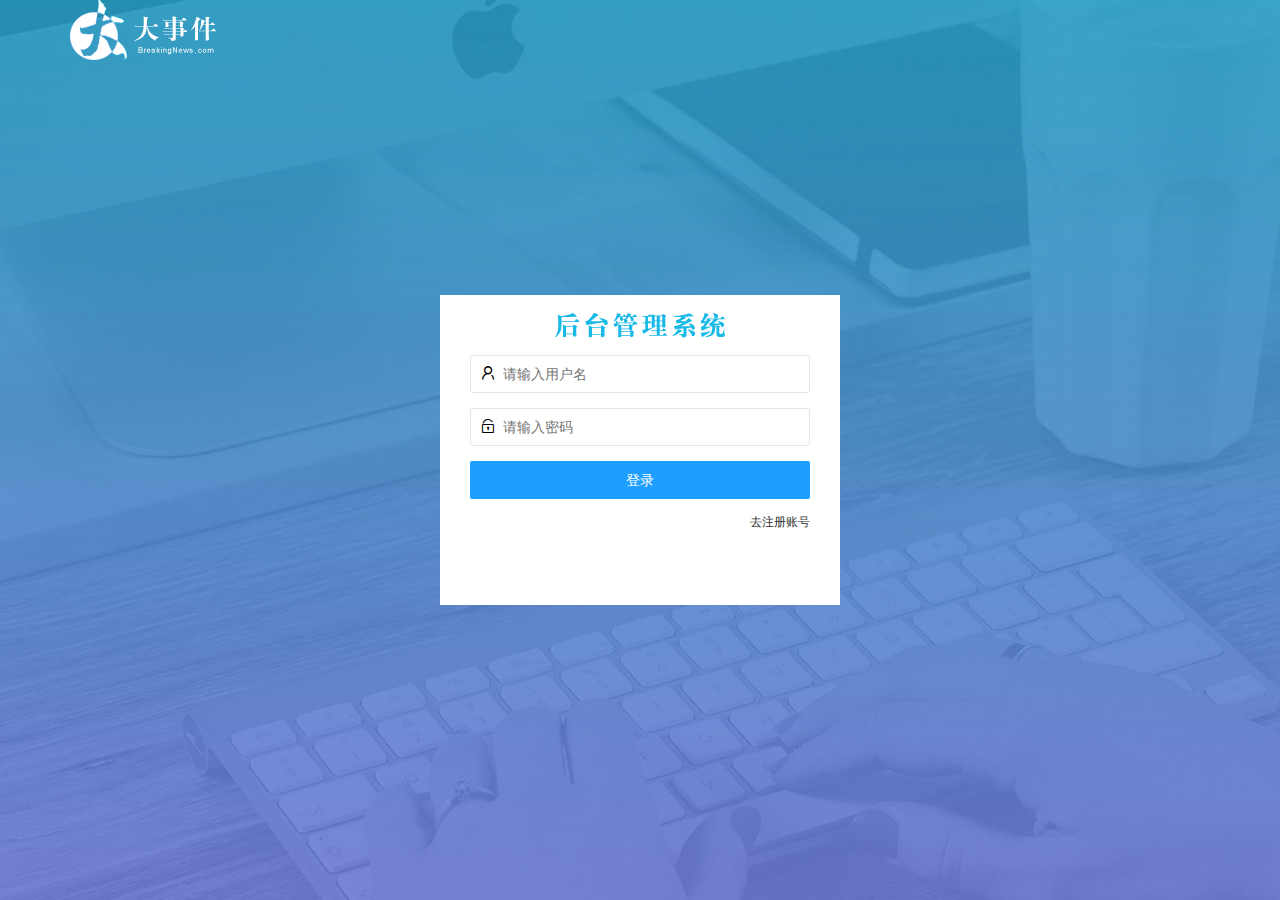
<file: login.html>
<!DOCTYPE html>
<html lang="en">

<head>
    <meta charset="UTF-8">
    <meta http-equiv="X-UA-Compatible" content="IE=edge">
    <meta name="viewport" content="width=device-width, initial-scale=1.0">
    <title>大事件项目--登录/注册</title>
    <link rel="stylesheet" href="/assets/lib/layui/css/layui.css">
    <link rel="stylesheet" href="/assets/css/login.css">
    <script src="/assets/lib/jquery.js"></script>
    <script src="/assets/js/baseAPI.js"></script>
    <script src="/assets/lib/layui/layui.all.js"></script>
    <script src="/assets/js/login.js"></script>
</head>

<body>
    <div class="layui-main">
        <img src="/assets/images/logo.png" alt="">
    </div>

    <div class="loginAndRegBox">
        <div class="title-box">

        </div>
        <!-- 登录的div -->
        <div class="login">
            <form class="layui-form" id="form_login">
                <div class="layui-form-item">
                    <i class="layui-icon layui-icon-username"></i>
                    <input type="text" name="username" required lay-verify="required|username" placeholder="请输入用户名"
                        autocomplete="off" class="layui-input">


                </div>
                <div class="layui-form-item">
                    <i class="layui-icon layui-icon-password"></i>
                    <input type="password" name="password" required lay-verify="required|pass" placeholder="请输入密码"
                        autocomplete="off" class="layui-input">

                </div>
                <div class="layui-form-item">
                    <button class="layui-btn layui-btn-fluid layui-btn-normal" lay-submit>登录</button>
                </div>
                <div class="layui-form-item link"><a href="javascript:;" id="goReg">去注册账号</a></div>
            </form>
        </div>
        <!-- 注册的div -->
        <div class="reg">
            <form class="layui-form" id="form_reg">
                <div class="layui-form-item">
                    <i class="layui-icon layui-icon-username"></i>
                    <input type="text" name="username" required lay-verify="required|username" placeholder="请输入用户名"
                        autocomplete="off" class="layui-input">


                </div>
                <div class="layui-form-item">
                    <i class="layui-icon layui-icon-password"></i>
                    <input type="password" name="password" required lay-verify="required|pass" placeholder="请输入密码"
                        autocomplete="off" class="layui-input">

                </div>
                <div class="layui-form-item">
                    <i class="layui-icon layui-icon-password"></i>
                    <input type="password" name="repassword" required lay-verify="required|repass" placeholder="再次确认密码"
                        autocomplete="off" class="layui-input">

                </div>
                <div class="layui-form-item">
                    <button class="layui-btn layui-btn-fluid layui-btn-normal" lay-submit>注册</button>
                </div>
                <div class="layui-form-item link"><a href="javascript:;" id="goLogin">去登录</a></div>
            </form>

        </div>
    </div>
</body>

</html>
</file>
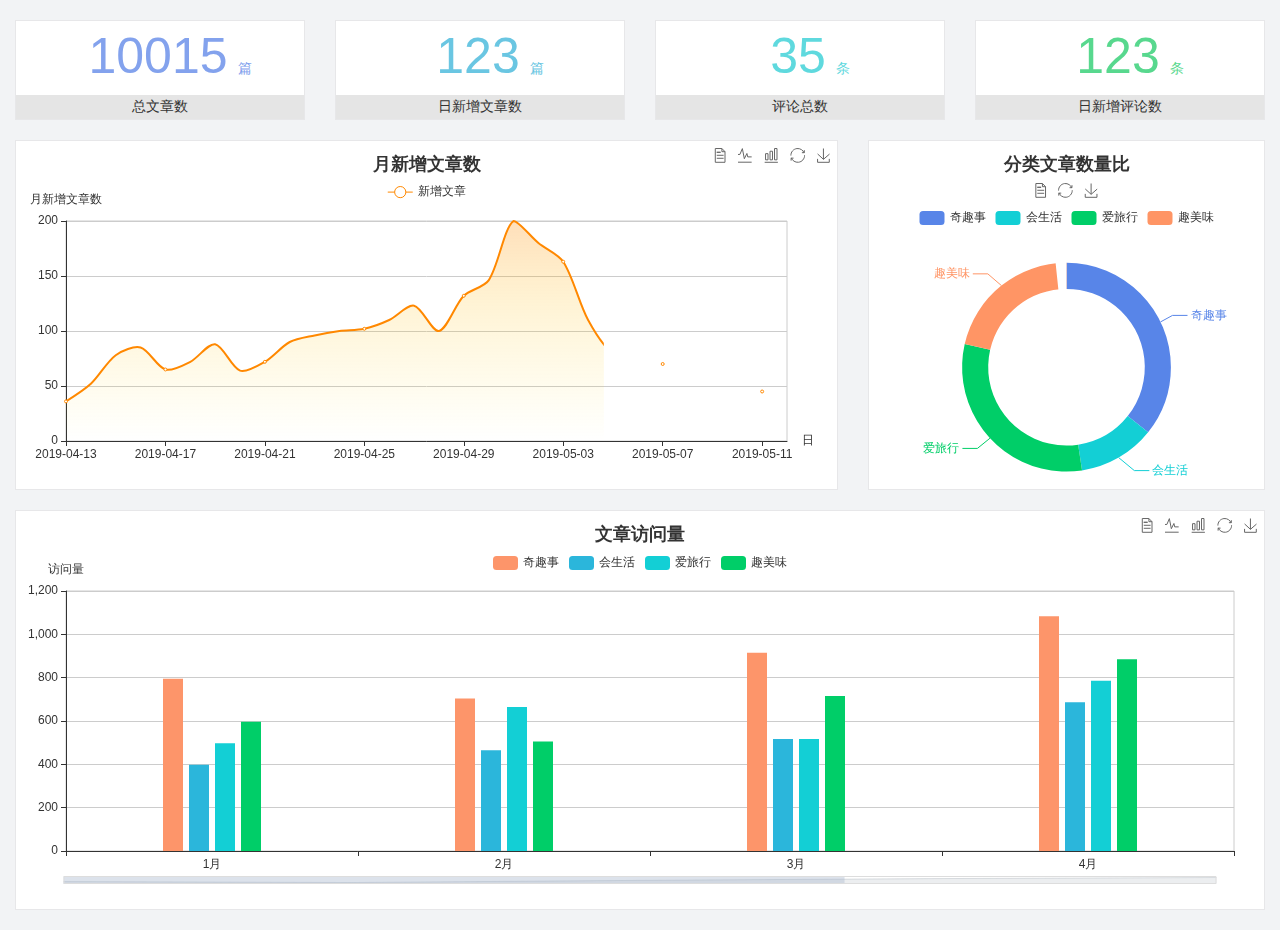
<file: home/dashboard.html>
<!DOCTYPE html>
<html lang="en">

<head>
  <meta charset="UTF-8">
  <meta name="viewport" content="width=device-width, initial-scale=1.0">
  <meta http-equiv="X-UA-Compatible" content="ie=edge">
  <title>图表统计</title>
  <link rel="stylesheet" href="../../assets/lib/bootstrap.css" />
  <link rel="stylesheet" href="../../assets/lib/main.css" />
  <script src="../../assets/lib/jquery.js"></script>
  <script type="text/javascript" src="../../assets/lib/echarts.min.js"></script>
</head>

<body>
  <div class="container-fluid">
    <div class="row spannel_list">
      <div class="col-sm-3 col-xs-6">
        <div class="spannel">
          <em>10015</em><span>篇</span>
          <b>总文章数</b>
        </div>
      </div>
      <div class="col-sm-3 col-xs-6">
        <div class="spannel scolor01">
          <em>123</em><span>篇</span>
          <b>日新增文章数</b>
        </div>
      </div>
      <div class="col-sm-3 col-xs-6">
        <div class="spannel scolor02">
          <em>35</em><span>条</span>
          <b>评论总数</b>
        </div>
      </div>
      <div class="col-sm-3 col-xs-6">
        <div class="spannel scolor03">
          <em>123</em><span>条</span>
          <b>日新增评论数</b>
        </div>
      </div>
    </div>
  </div>

  <div class="container-fluid">
    <div class="row curve-pie">
      <div class="col-lg-8 col-md-8">
        <div class="gragh_pannel" id="curve_show"></div>
      </div>
      <div class="col-lg-4 col-md-4">
        <div class="gragh_pannel" id="pie_show"></div>
      </div>
    </div>
  </div>

  <div class="container-fluid">
    <div class="column_pannel" id="column_show"></div>
  </div>

  <script>
    var oChart = echarts.init(document.getElementById('curve_show'));
    var aList_all = [
      { 'count': 36, 'date': '2019-04-13' },
      { 'count': 52, 'date': '2019-04-14' },
      { 'count': 78, 'date': '2019-04-15' },
      { 'count': 85, 'date': '2019-04-16' },
      { 'count': 65, 'date': '2019-04-17' },
      { 'count': 72, 'date': '2019-04-18' },
      { 'count': 88, 'date': '2019-04-19' },
      { 'count': 64, 'date': '2019-04-20' },
      { 'count': 72, 'date': '2019-04-21' },
      { 'count': 90, 'date': '2019-04-22' },
      { 'count': 96, 'date': '2019-04-23' },
      { 'count': 100, 'date': '2019-04-24' },
      { 'count': 102, 'date': '2019-04-25' },
      { 'count': 110, 'date': '2019-04-26' },
      { 'count': 123, 'date': '2019-04-27' },
      { 'count': 100, 'date': '2019-04-28' },
      { 'count': 132, 'date': '2019-04-29' },
      { 'count': 146, 'date': '2019-04-30' },
      { 'count': 200, 'date': '2019-05-01' },
      { 'count': 180, 'date': '2019-05-02' },
      { 'count': 163, 'date': '2019-05-03' },
      { 'count': 110, 'date': '2019-05-04' },
      { 'count': 80, 'date': '2019-05-05' },
      { 'count': 82, 'date': '2019-05-06' },
      { 'count': 70, 'date': '2019-05-07' },
      { 'count': 65, 'date': '2019-05-08' },
      { 'count': 54, 'date': '2019-05-09' },
      { 'count': 40, 'date': '2019-05-10' },
      { 'count': 45, 'date': '2019-05-11' },
      { 'count': 38, 'date': '2019-05-12' },
    ];

    let aCount = [];
    let aDate = [];

    for (var i = 0; i < aList_all.length; i++) {
      aCount.push(aList_all[i].count);
      aDate.push(aList_all[i].date);
    }

    var chartopt = {
      title: {
        text: '月新增文章数',
        left: 'center',
        top: '10'
      },
      tooltip: {
        trigger: 'axis'
      },
      legend: {
        data: ['新增文章'],
        top: '40'
      },
      toolbox: {
        show: true,
        feature: {
          mark: { show: true },
          dataView: { show: true, readOnly: false },
          magicType: { show: true, type: ['line', 'bar'] },
          restore: { show: true },
          saveAsImage: { show: true }
        }
      },
      calculable: true,
      xAxis: [
        {
          name: '日',
          type: 'category',
          boundaryGap: false,
          data: aDate
        }
      ],
      yAxis: [
        {
          name: '月新增文章数',
          type: 'value'
        }
      ],
      series: [
        {
          name: '新增文章',
          type: 'line',
          smooth: true,
          itemStyle: { normal: { areaStyle: { type: 'default' }, color: '#f80' }, lineStyle: { color: '#f80' } },
          data: aCount
        }],
      areaStyle: {
        normal: {
          color: new echarts.graphic.LinearGradient(0, 0, 0, 1, [{
            offset: 0,
            color: 'rgba(255,136,0,0.39)'
          }, {
            offset: .34,
            color: 'rgba(255,180,0,0.25)'
          }, {
            offset: 1,
            color: 'rgba(255,222,0,0.00)'
          }])

        }
      },
      grid: {
        show: true,
        x: 50,
        x2: 50,
        y: 80,
        height: 220
      }
    };

    oChart.setOption(chartopt);


    var oPie = echarts.init(document.getElementById('pie_show'));
    var oPieopt =
    {
      title: {
        top: 10,
        text: '分类文章数量比',
        x: 'center'
      },
      tooltip: {
        trigger: 'item',
        formatter: "{a} <br/>{b} : {c} ({d}%)"
      },
      color: ['#5885e8', '#13cfd5', '#00ce68', '#ff9565'],
      legend: {
        x: 'center',
        top: 65,
        data: ['奇趣事', '会生活', '爱旅行', '趣美味']
      },
      toolbox: {
        show: true,
        x: 'center',
        top: 35,
        feature: {
          mark: { show: true },
          dataView: { show: true, readOnly: false },
          magicType: {
            show: true,
            type: ['pie', 'funnel'],
            option: {
              funnel: {
                x: '25%',
                width: '50%',
                funnelAlign: 'left',
                max: 1548
              }
            }
          },
          restore: { show: true },
          saveAsImage: { show: true }
        }
      },
      calculable: true,
      series: [
        {
          name: '访问来源',
          type: 'pie',
          radius: ['45%', '60%'],
          center: ['50%', '65%'],
          data: [
            { value: 300, name: '奇趣事' },
            { value: 100, name: '会生活' },
            { value: 260, name: '爱旅行' },
            { value: 180, name: '趣美味' }
          ]
        }
      ]
    };
    oPie.setOption(oPieopt);



    var oColumn = this.echarts.init(document.getElementById('column_show'));
    var oColumnopt =
    {
      title: {
        text: '文章访问量',
        left: 'center',
        top: '10'
      },
      tooltip: {
        trigger: 'axis'
      },
      legend: {
        data: ['奇趣事', '会生活', '爱旅行', '趣美味'],
        top: '40'
      },
      toolbox: {
        show: true,
        feature: {
          mark: { show: true },
          dataView: { show: true, readOnly: false },
          magicType: { show: true, type: ['line', 'bar'] },
          restore: { show: true },
          saveAsImage: { show: true }
        }
      },
      calculable: true,
      xAxis: [
        {
          type: 'category',
          data: ['1月', '2月', '3月', '4月', '5月']
        }
      ],
      yAxis: [
        {
          name: '访问量',
          type: 'value'
        }
      ],
      series: [
        {
          name: '奇趣事',
          type: 'bar',
          barWidth: 20,
          itemStyle: {
            normal: { areaStyle: { type: 'default' }, color: '#fd956a' }
          },
          data: [800, 708, 920, 1090, 1200]
        },
        {
          name: '会生活',
          type: 'bar',
          barWidth: 20,
          itemStyle: {
            normal: { areaStyle: { type: 'default' }, color: '#2bb6db' }
          },
          data: [400, 468, 520, 690, 800]
        },
        {
          name: '爱旅行',
          type: 'bar',
          barWidth: 20,
          itemStyle: {
            normal: { areaStyle: { type: 'default' }, color: '#13cfd5' }
          },
          data: [500, 668, 520, 790, 900]
        },
        {
          name: '趣美味',
          type: 'bar',
          barWidth: 20,
          itemStyle: {
            normal: { areaStyle: { type: 'default' }, color: '#00ce68' }
          },
          data: [600, 508, 720, 890, 1000]
        }
      ],
      grid: {
        show: true,
        x: 50,
        x2: 30,
        y: 80,
        height: 260
      },
      dataZoom: [//给x轴设置滚动条
        {
          start: 0,//默认为0
          end: 100 - 1000 / 31,//默认为100
          type: 'slider',
          show: true,
          xAxisIndex: [0],
          handleSize: 0,//滑动条的 左右2个滑动条的大小
          height: 8,//组件高度
          left: 45, //左边的距离
          right: 50,//右边的距离
          bottom: 26,//右边的距离
          handleColor: '#ddd',//h滑动图标的颜色
          handleStyle: {
            borderColor: "#cacaca",
            borderWidth: "1",
            shadowBlur: 2,
            background: "#ddd",
            shadowColor: "#ddd",
          }
        }]
    };
    oColumn.setOption(oColumnopt);
  </script>
</body>

</html>
</file>
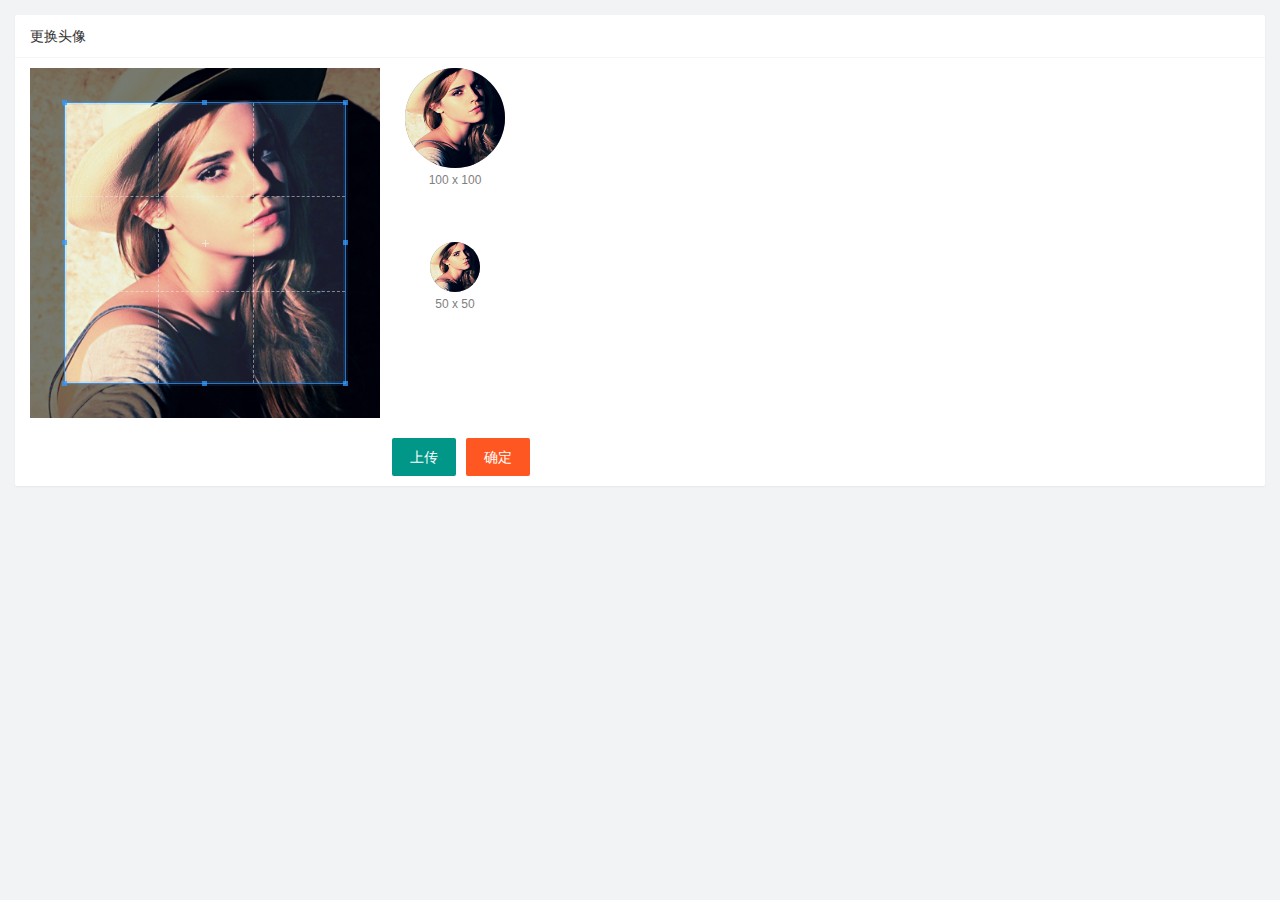
<file: user/user_avatar.html>
<!DOCTYPE html>
<html lang="en">

<head>
    <meta charset="UTF-8">
    <meta http-equiv="X-UA-Compatible" content="IE=edge">
    <meta name="viewport" content="width=device-width, initial-scale=1.0">
    <title>Document</title>
    <link rel="stylesheet" href="/assets/lib/layui/css/layui.css">
    <link rel="stylesheet" href="/assets/css/user/user_avatar.css">
    <link rel="stylesheet" href="/assets/lib/cropper/cropper.css" />

    <script src="/assets/lib/jquery.js"></script>
    <script src="/assets/lib/cropper/Cropper.js"></script>
    <script src="/assets/lib/cropper/jquery-cropper.js"></script>
    <script src="/assets/lib/layui/layui.all.js"></script>
    <script src="/assets/js/baseAPI.js"></script>
    <script src="/assets/js/user/user_avatar.js"></script>
</head>

<body>
    <div class="layui-card">
        <div class="layui-card-header">更换头像</div>
        <div class="layui-card-body">
            <!-- 第一行的图片裁剪和预览区域 -->
            <div class="row1">
                <!-- 图片裁剪区域 -->
                <div class="cropper-box">
                    <!-- 这个 img 标签很重要，将来会把它初始化为裁剪区域 -->
                    <img id="image" src="/assets/images/sample.jpg" />
                </div>
                <!-- 图片的预览区域 -->
                <div class="preview-box">
                    <div>
                        <!-- 宽高为 100px 的预览区域 -->
                        <div class="img-preview w100"></div>
                        <p class="size">100 x 100</p>
                    </div>
                    <div>
                        <!-- 宽高为 50px 的预览区域 -->
                        <div class="img-preview w50"></div>
                        <p class="size">50 x 50</p>
                    </div>
                </div>
            </div>

            <!-- 第二行的按钮区域 -->
            <div class="row2">
                <input type="file" id="file" accept="image/jpeg,image/png">
                <button type="button" class="layui-btn" id="btnChooseImage">上传</button>
                <button type="button" class="layui-btn layui-btn-danger" id="btnUpload">确定</button>
            </div>
        </div>
    </div>
</body>

</html>
</file>
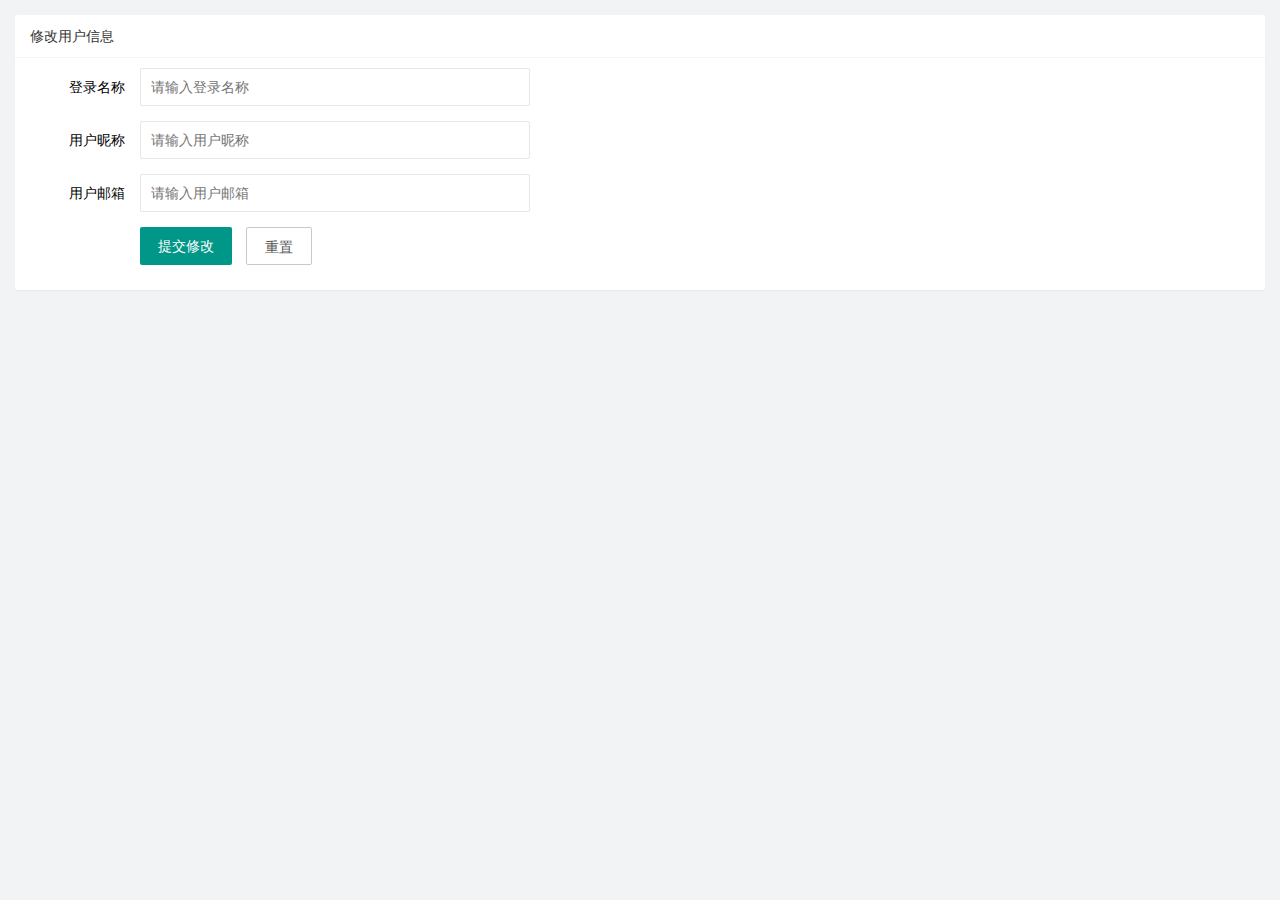
<file: user/user_info.html>
<!DOCTYPE html>
<html lang="en">

<head>
    <meta charset="UTF-8">
    <meta http-equiv="X-UA-Compatible" content="IE=edge">
    <meta name="viewport" content="width=device-width, initial-scale=1.0">
    <title>Document</title>
    <link rel="stylesheet" href="/assets/lib/layui/css/layui.css">
    <link rel="stylesheet" href="/assets/css/user/user_info.css">

    <script src="/assets/lib/jquery.js"></script>
    <script src="/assets/lib/layui/layui.all.js"></script>
    <script src="/assets/js/baseAPI.js"></script>
    <script src="/assets/js/user/user_info.js"></script>
</head>

<body>
    <div class="layui-card">
        <div class="layui-card-header">修改用户信息</div>
        <div class="layui-card-body">
            <form class="layui-form" lay-filter="formUserInfo">
                <input type="hidden" name="id">

                </input>

                <div class="layui-form-item">
                    <label class="layui-form-label">登录名称</label>
                    <div class="layui-input-block">
                        <input type="text" name="username" required lay-verify="required" autocomplete="off"
                            placeholder="请输入登录名称" class="layui-input" readonly>
                    </div>
                </div>
                <div class="layui-form-item">
                    <label class="layui-form-label">用户昵称</label>
                    <div class="layui-input-block">
                        <input type="text" name="nickname" required lay-verify="required|nickname" placeholder="请输入用户昵称"
                            autocomplete="off" class="layui-input">
                    </div>
                </div>
                <div class="layui-form-item">
                    <label class="layui-form-label">用户邮箱</label>
                    <div class="layui-input-block">
                        <input type="text" name="email" required lay-verify="required|email" placeholder="请输入用户邮箱"
                            autocomplete="off" class="layui-input">
                    </div>
                </div>
                <div class="layui-form-item">
                    <div class="layui-input-block">
                        <button class="layui-btn" lay-submit lay-filter="formDemo" id="btnSubmit">提交修改</button>
                        <button type="reset" class="layui-btn layui-btn-primary" id="btnReset">重置</button>
                    </div>
                </div>
            </form>
        </div>
    </div>

</body>

</html>
</file>
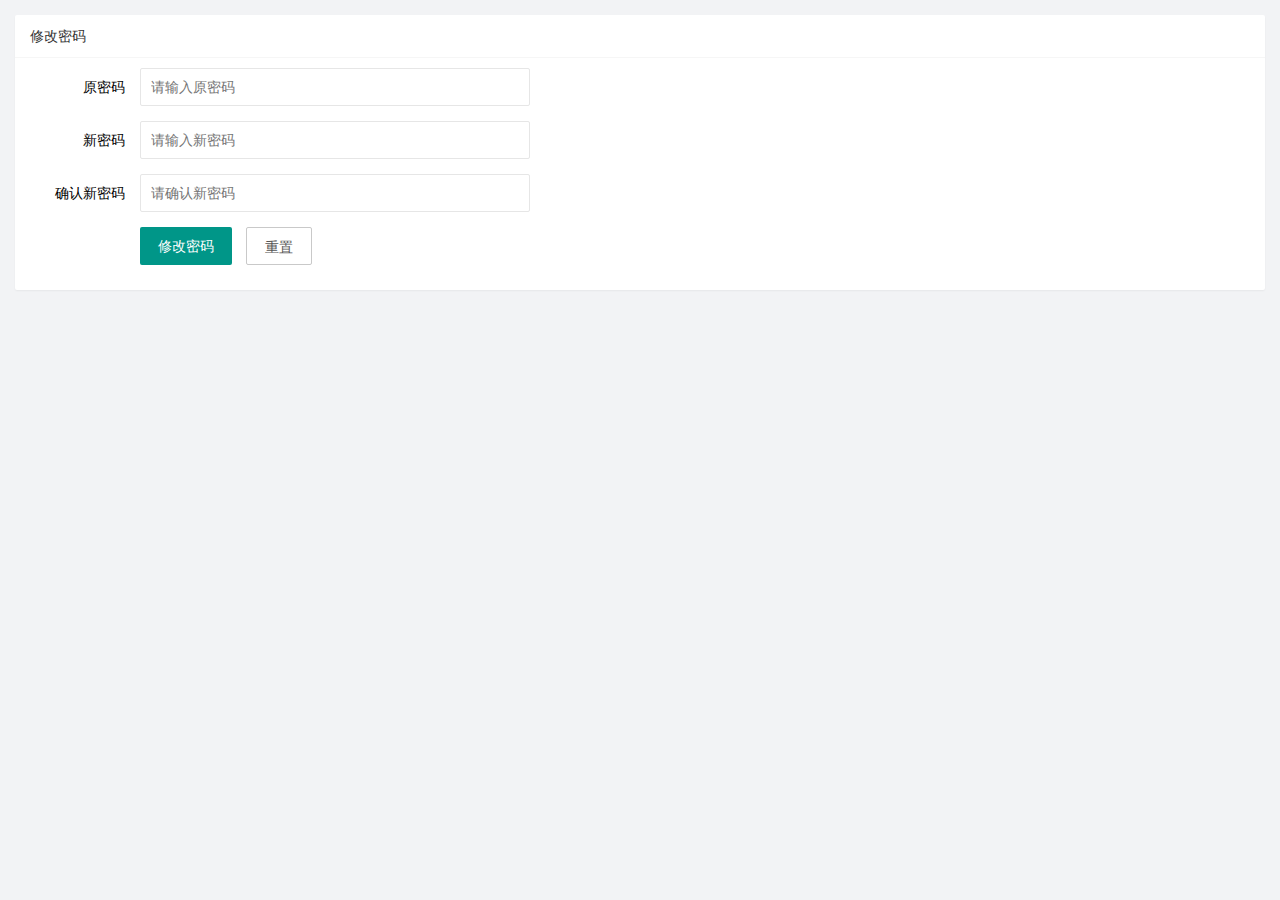
<file: user/user_pwd.html>
<!DOCTYPE html>
<html lang="en">

<head>
    <meta charset="UTF-8">
    <meta http-equiv="X-UA-Compatible" content="IE=edge">
    <meta name="viewport" content="width=device-width, initial-scale=1.0">
    <title>Document</title>
    <link rel="stylesheet" href="/assets/lib/layui/css/layui.css">
    <link rel="stylesheet" href="/assets/css/user/user_pwd.css">
    <script src="/assets/lib/jquery.js"></script>
    <script src="/assets/lib/layui/layui.all.js"></script>
    <script src="/assets/js/baseAPI.js"></script>
    <script src="/assets/js/user/user_pwd.js"></script>

</head>

<body>
    <div class="layui-card">
        <div class="layui-card-header">修改密码</div>
        <div class="layui-card-body">
            <form class="layui-form" lay-filter="formUserInfo">

                <div class="layui-form-item">
                    <label class="layui-form-label">原密码</label>
                    <div class="layui-input-block">
                        <input type="password" name="oldPwd" required lay-verify="required" autocomplete="off"
                            placeholder="请输入原密码" class="layui-input">
                    </div>
                </div>
                <div class="layui-form-item">
                    <label class="layui-form-label">新密码</label>
                    <div class="layui-input-block">
                        <input type="password" name="newPwd" required lay-verify="required|pass|pwd"
                            placeholder="请输入新密码" autocomplete="off" class="layui-input">
                    </div>
                </div>
                <div class="layui-form-item">
                    <label class="layui-form-label">确认新密码</label>
                    <div class="layui-input-block">
                        <input type="password" name="rePwd" required lay-verify="required|repass" placeholder="请确认新密码"
                            autocomplete="off" class="layui-input">
                    </div>
                </div>
                <div class="layui-form-item">
                    <div class="layui-input-block">
                        <button class="layui-btn" lay-submit lay-filter="formDemo" id="btnSubmit">修改密码</button>
                        <button type="reset" class="layui-btn layui-btn-primary" id="btnReset">重置</button>
                    </div>
                </div>
            </form>
        </div>
    </div>
</body>

</html>
</file>
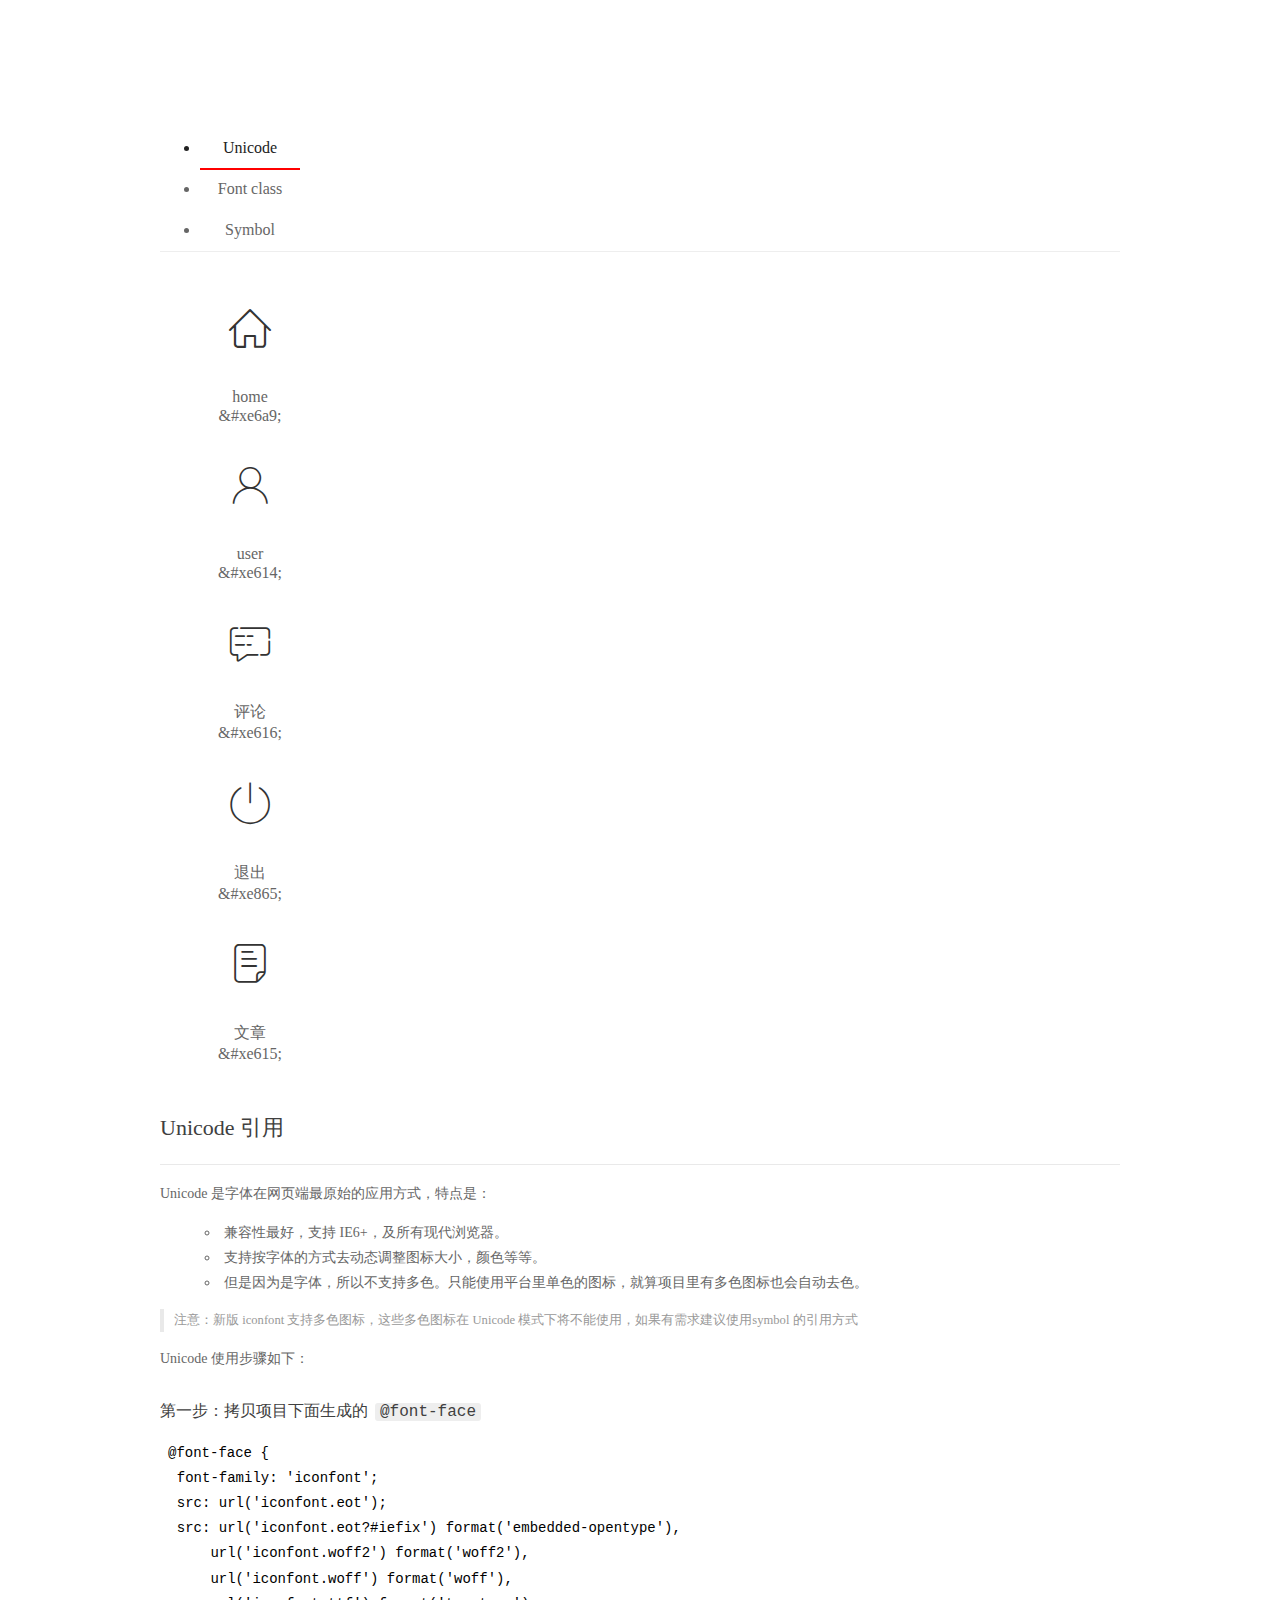
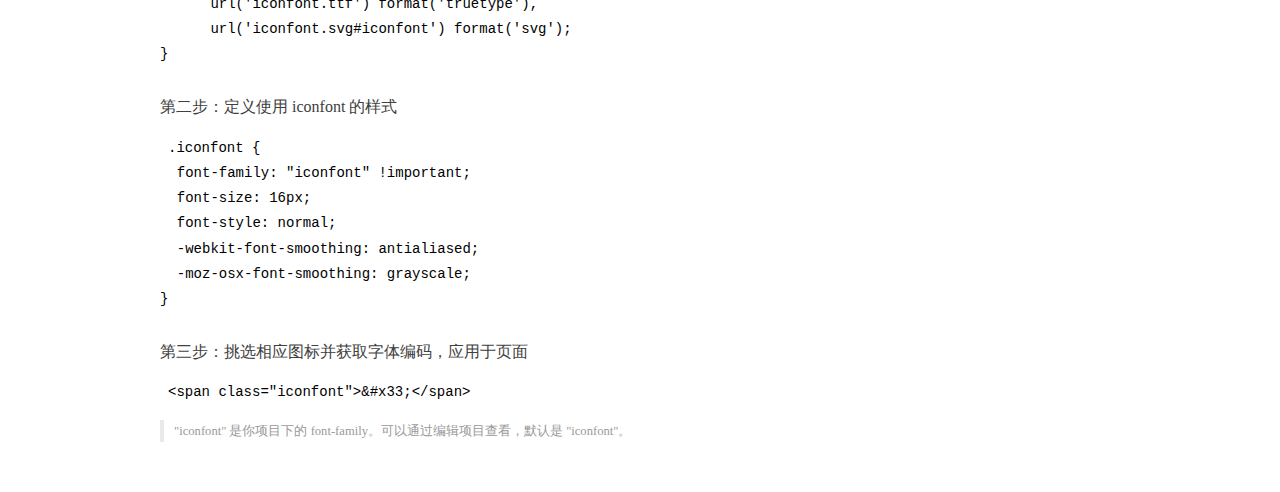
<file: assets/fonts/demo_index.html>
<!DOCTYPE html>
<html>
<head>
  <meta charset="utf-8"/>
  <title>IconFont Demo</title>
  <link rel="shortcut icon" href="https://gtms04.alicdn.com/tps/i4/TB1_oz6GVXXXXaFXpXXJDFnIXXX-64-64.ico" type="image/x-icon"/>
  <link rel="stylesheet" href="https://g.alicdn.com/thx/cube/1.3.2/cube.min.css">
  <link rel="stylesheet" href="demo.css">
  <link rel="stylesheet" href="iconfont.css">
  <script src="iconfont.js"></script>
  <!-- jQuery -->
  <script src="https://a1.alicdn.com/oss/uploads/2018/12/26/7bfddb60-08e8-11e9-9b04-53e73bb6408b.js"></script>
  <!-- 代码高亮 -->
  <script src="https://a1.alicdn.com/oss/uploads/2018/12/26/a3f714d0-08e6-11e9-8a15-ebf944d7534c.js"></script>
</head>
<body>
  <div class="main">
    <h1 class="logo"><a href="https://www.iconfont.cn/" title="iconfont 首页" target="_blank">&#xe86b;</a></h1>
    <div class="nav-tabs">
      <ul id="tabs" class="dib-box">
        <li class="dib active"><span>Unicode</span></li>
        <li class="dib"><span>Font class</span></li>
        <li class="dib"><span>Symbol</span></li>
      </ul>
      
    </div>
    <div class="tab-container">
      <div class="content unicode" style="display: block;">
          <ul class="icon_lists dib-box">
          
            <li class="dib">
              <span class="icon iconfont">&#xe6a9;</span>
                <div class="name">home</div>
                <div class="code-name">&amp;#xe6a9;</div>
              </li>
          
            <li class="dib">
              <span class="icon iconfont">&#xe614;</span>
                <div class="name">user</div>
                <div class="code-name">&amp;#xe614;</div>
              </li>
          
            <li class="dib">
              <span class="icon iconfont">&#xe616;</span>
                <div class="name">评论</div>
                <div class="code-name">&amp;#xe616;</div>
              </li>
          
            <li class="dib">
              <span class="icon iconfont">&#xe865;</span>
                <div class="name">退出</div>
                <div class="code-name">&amp;#xe865;</div>
              </li>
          
            <li class="dib">
              <span class="icon iconfont">&#xe615;</span>
                <div class="name">文章</div>
                <div class="code-name">&amp;#xe615;</div>
              </li>
          
          </ul>
          <div class="article markdown">
          <h2 id="unicode-">Unicode 引用</h2>
          <hr>

          <p>Unicode 是字体在网页端最原始的应用方式，特点是：</p>
          <ul>
            <li>兼容性最好，支持 IE6+，及所有现代浏览器。</li>
            <li>支持按字体的方式去动态调整图标大小，颜色等等。</li>
            <li>但是因为是字体，所以不支持多色。只能使用平台里单色的图标，就算项目里有多色图标也会自动去色。</li>
          </ul>
          <blockquote>
            <p>注意：新版 iconfont 支持多色图标，这些多色图标在 Unicode 模式下将不能使用，如果有需求建议使用symbol 的引用方式</p>
          </blockquote>
          <p>Unicode 使用步骤如下：</p>
          <h3 id="-font-face">第一步：拷贝项目下面生成的 <code>@font-face</code></h3>
<pre><code class="language-css"
>@font-face {
  font-family: 'iconfont';
  src: url('iconfont.eot');
  src: url('iconfont.eot?#iefix') format('embedded-opentype'),
      url('iconfont.woff2') format('woff2'),
      url('iconfont.woff') format('woff'),
      url('iconfont.ttf') format('truetype'),
      url('iconfont.svg#iconfont') format('svg');
}
</code></pre>
          <h3 id="-iconfont-">第二步：定义使用 iconfont 的样式</h3>
<pre><code class="language-css"
>.iconfont {
  font-family: "iconfont" !important;
  font-size: 16px;
  font-style: normal;
  -webkit-font-smoothing: antialiased;
  -moz-osx-font-smoothing: grayscale;
}
</code></pre>
          <h3 id="-">第三步：挑选相应图标并获取字体编码，应用于页面</h3>
<pre>
<code class="language-html"
>&lt;span class="iconfont"&gt;&amp;#x33;&lt;/span&gt;
</code></pre>
          <blockquote>
            <p>"iconfont" 是你项目下的 font-family。可以通过编辑项目查看，默认是 "iconfont"。</p>
          </blockquote>
          </div>
      </div>
      <div class="content font-class">
        <ul class="icon_lists dib-box">
          
          <li class="dib">
            <span class="icon iconfont icon-home"></span>
            <div class="name">
              home
            </div>
            <div class="code-name">.icon-home
            </div>
          </li>
          
          <li class="dib">
            <span class="icon iconfont icon-user"></span>
            <div class="name">
              user
            </div>
            <div class="code-name">.icon-user
            </div>
          </li>
          
          <li class="dib">
            <span class="icon iconfont icon-pinglun"></span>
            <div class="name">
              评论
            </div>
            <div class="code-name">.icon-pinglun
            </div>
          </li>
          
          <li class="dib">
            <span class="icon iconfont icon-tuichu"></span>
            <div class="name">
              退出
            </div>
            <div class="code-name">.icon-tuichu
            </div>
          </li>
          
          <li class="dib">
            <span class="icon iconfont icon-16"></span>
            <div class="name">
              文章
            </div>
            <div class="code-name">.icon-16
            </div>
          </li>
          
        </ul>
        <div class="article markdown">
        <h2 id="font-class-">font-class 引用</h2>
        <hr>

        <p>font-class 是 Unicode 使用方式的一种变种，主要是解决 Unicode 书写不直观，语意不明确的问题。</p>
        <p>与 Unicode 使用方式相比，具有如下特点：</p>
        <ul>
          <li>兼容性良好，支持 IE8+，及所有现代浏览器。</li>
          <li>相比于 Unicode 语意明确，书写更直观。可以很容易分辨这个 icon 是什么。</li>
          <li>因为使用 class 来定义图标，所以当要替换图标时，只需要修改 class 里面的 Unicode 引用。</li>
          <li>不过因为本质上还是使用的字体，所以多色图标还是不支持的。</li>
        </ul>
        <p>使用步骤如下：</p>
        <h3 id="-fontclass-">第一步：引入项目下面生成的 fontclass 代码：</h3>
<pre><code class="language-html">&lt;link rel="stylesheet" href="./iconfont.css"&gt;
</code></pre>
        <h3 id="-">第二步：挑选相应图标并获取类名，应用于页面：</h3>
<pre><code class="language-html">&lt;span class="iconfont icon-xxx"&gt;&lt;/span&gt;
</code></pre>
        <blockquote>
          <p>"
            iconfont" 是你项目下的 font-family。可以通过编辑项目查看，默认是 "iconfont"。</p>
        </blockquote>
      </div>
      </div>
      <div class="content symbol">
          <ul class="icon_lists dib-box">
          
            <li class="dib">
                <svg class="icon svg-icon" aria-hidden="true">
                  <use xlink:href="#icon-home"></use>
                </svg>
                <div class="name">home</div>
                <div class="code-name">#icon-home</div>
            </li>
          
            <li class="dib">
                <svg class="icon svg-icon" aria-hidden="true">
                  <use xlink:href="#icon-user"></use>
                </svg>
                <div class="name">user</div>
                <div class="code-name">#icon-user</div>
            </li>
          
            <li class="dib">
                <svg class="icon svg-icon" aria-hidden="true">
                  <use xlink:href="#icon-pinglun"></use>
                </svg>
                <div class="name">评论</div>
                <div class="code-name">#icon-pinglun</div>
            </li>
          
            <li class="dib">
                <svg class="icon svg-icon" aria-hidden="true">
                  <use xlink:href="#icon-tuichu"></use>
                </svg>
                <div class="name">退出</div>
                <div class="code-name">#icon-tuichu</div>
            </li>
          
            <li class="dib">
                <svg class="icon svg-icon" aria-hidden="true">
                  <use xlink:href="#icon-16"></use>
                </svg>
                <div class="name">文章</div>
                <div class="code-name">#icon-16</div>
            </li>
          
          </ul>
          <div class="article markdown">
          <h2 id="symbol-">Symbol 引用</h2>
          <hr>

          <p>这是一种全新的使用方式，应该说这才是未来的主流，也是平台目前推荐的用法。相关介绍可以参考这篇<a href="">文章</a>
            这种用法其实是做了一个 SVG 的集合，与另外两种相比具有如下特点：</p>
          <ul>
            <li>支持多色图标了，不再受单色限制。</li>
            <li>通过一些技巧，支持像字体那样，通过 <code>font-size</code>, <code>color</code> 来调整样式。</li>
            <li>兼容性较差，支持 IE9+，及现代浏览器。</li>
            <li>浏览器渲染 SVG 的性能一般，还不如 png。</li>
          </ul>
          <p>使用步骤如下：</p>
          <h3 id="-symbol-">第一步：引入项目下面生成的 symbol 代码：</h3>
<pre><code class="language-html">&lt;script src="./iconfont.js"&gt;&lt;/script&gt;
</code></pre>
          <h3 id="-css-">第二步：加入通用 CSS 代码（引入一次就行）：</h3>
<pre><code class="language-html">&lt;style&gt;
.icon {
  width: 1em;
  height: 1em;
  vertical-align: -0.15em;
  fill: currentColor;
  overflow: hidden;
}
&lt;/style&gt;
</code></pre>
          <h3 id="-">第三步：挑选相应图标并获取类名，应用于页面：</h3>
<pre><code class="language-html">&lt;svg class="icon" aria-hidden="true"&gt;
  &lt;use xlink:href="#icon-xxx"&gt;&lt;/use&gt;
&lt;/svg&gt;
</code></pre>
          </div>
      </div>

    </div>
  </div>
  <script>
  $(document).ready(function () {
      $('.tab-container .content:first').show()

      $('#tabs li').click(function (e) {
        var tabContent = $('.tab-container .content')
        var index = $(this).index()

        if ($(this).hasClass('active')) {
          return
        } else {
          $('#tabs li').removeClass('active')
          $(this).addClass('active')

          tabContent.hide().eq(index).fadeIn()
        }
      })
    })
  </script>
</body>
</html>
</file>
<file: assets/lib/layui/css/layui.css>
/** layui-v2.5.5 MIT License By https://www.layui.com */
 .layui-inline,img{display:inline-block;vertical-align:middle}h1,h2,h3,h4,h5,h6{font-weight:400}.layui-edge,.layui-header,.layui-inline,.layui-main{position:relative}.layui-body,.layui-edge,.layui-elip{overflow:hidden}.layui-btn,.layui-edge,.layui-inline,img{vertical-align:middle}.layui-btn,.layui-disabled,.layui-icon,.layui-unselect{-moz-user-select:none;-webkit-user-select:none;-ms-user-select:none}.layui-elip,.layui-form-checkbox span,.layui-form-pane .layui-form-label{text-overflow:ellipsis;white-space:nowrap}.layui-breadcrumb,.layui-tree-btnGroup{visibility:hidden}blockquote,body,button,dd,div,dl,dt,form,h1,h2,h3,h4,h5,h6,input,li,ol,p,pre,td,textarea,th,ul{margin:0;padding:0;-webkit-tap-highlight-color:rgba(0,0,0,0)}a:active,a:hover{outline:0}img{border:none}li{list-style:none}table{border-collapse:collapse;border-spacing:0}h4,h5,h6{font-size:100%}button,input,optgroup,option,select,textarea{font-family:inherit;font-size:inherit;font-style:inherit;font-weight:inherit;outline:0}pre{white-space:pre-wrap;white-space:-moz-pre-wrap;white-space:-pre-wrap;white-space:-o-pre-wrap;word-wrap:break-word}body{line-height:24px;font:14px Helvetica Neue,Helvetica,PingFang SC,Tahoma,Arial,sans-serif}hr{height:1px;margin:10px 0;border:0;clear:both}a{color:#333;text-decoration:none}a:hover{color:#777}a cite{font-style:normal;*cursor:pointer}.layui-border-box,.layui-border-box *{box-sizing:border-box}.layui-box,.layui-box *{box-sizing:content-box}.layui-clear{clear:both;*zoom:1}.layui-clear:after{content:'\20';clear:both;*zoom:1;display:block;height:0}.layui-inline{*display:inline;*zoom:1}.layui-edge{display:inline-block;width:0;height:0;border-width:6px;border-style:dashed;border-color:transparent}.layui-edge-top{top:-4px;border-bottom-color:#999;border-bottom-style:solid}.layui-edge-right{border-left-color:#999;border-left-style:solid}.layui-edge-bottom{top:2px;border-top-color:#999;border-top-style:solid}.layui-edge-left{border-right-color:#999;border-right-style:solid}.layui-disabled,.layui-disabled:hover{color:#d2d2d2!important;cursor:not-allowed!important}.layui-circle{border-radius:100%}.layui-show{display:block!important}.layui-hide{display:none!important}@font-face{font-family:layui-icon;src:url(../font/iconfont.eot?v=250);src:url(../font/iconfont.eot?v=250#iefix) format('embedded-opentype'),url(../font/iconfont.woff2?v=250) format('woff2'),url(../font/iconfont.woff?v=250) format('woff'),url(../font/iconfont.ttf?v=250) format('truetype'),url(../font/iconfont.svg?v=250#layui-icon) format('svg')}.layui-icon{font-family:layui-icon!important;font-size:16px;font-style:normal;-webkit-font-smoothing:antialiased;-moz-osx-font-smoothing:grayscale}.layui-icon-reply-fill:before{content:"\e611"}.layui-icon-set-fill:before{content:"\e614"}.layui-icon-menu-fill:before{content:"\e60f"}.layui-icon-search:before{content:"\e615"}.layui-icon-share:before{content:"\e641"}.layui-icon-set-sm:before{content:"\e620"}.layui-icon-engine:before{content:"\e628"}.layui-icon-close:before{content:"\1006"}.layui-icon-close-fill:before{content:"\1007"}.layui-icon-chart-screen:before{content:"\e629"}.layui-icon-star:before{content:"\e600"}.layui-icon-circle-dot:before{content:"\e617"}.layui-icon-chat:before{content:"\e606"}.layui-icon-release:before{content:"\e609"}.layui-icon-list:before{content:"\e60a"}.layui-icon-chart:before{content:"\e62c"}.layui-icon-ok-circle:before{content:"\1005"}.layui-icon-layim-theme:before{content:"\e61b"}.layui-icon-table:before{content:"\e62d"}.layui-icon-right:before{content:"\e602"}.layui-icon-left:before{content:"\e603"}.layui-icon-cart-simple:before{content:"\e698"}.layui-icon-face-cry:before{content:"\e69c"}.layui-icon-face-smile:before{content:"\e6af"}.layui-icon-survey:before{content:"\e6b2"}.layui-icon-tree:before{content:"\e62e"}.layui-icon-upload-circle:before{content:"\e62f"}.layui-icon-add-circle:before{content:"\e61f"}.layui-icon-download-circle:before{content:"\e601"}.layui-icon-templeate-1:before{content:"\e630"}.layui-icon-util:before{content:"\e631"}.layui-icon-face-surprised:before{content:"\e664"}.layui-icon-edit:before{content:"\e642"}.layui-icon-speaker:before{content:"\e645"}.layui-icon-down:before{content:"\e61a"}.layui-icon-file:before{content:"\e621"}.layui-icon-layouts:before{content:"\e632"}.layui-icon-rate-half:before{content:"\e6c9"}.layui-icon-add-circle-fine:before{content:"\e608"}.layui-icon-prev-circle:before{content:"\e633"}.layui-icon-read:before{content:"\e705"}.layui-icon-404:before{content:"\e61c"}.layui-icon-carousel:before{content:"\e634"}.layui-icon-help:before{content:"\e607"}.layui-icon-code-circle:before{content:"\e635"}.layui-icon-water:before{content:"\e636"}.layui-icon-username:before{content:"\e66f"}.layui-icon-find-fill:before{content:"\e670"}.layui-icon-about:before{content:"\e60b"}.layui-icon-location:before{content:"\e715"}.layui-icon-up:before{content:"\e619"}.layui-icon-pause:before{content:"\e651"}.layui-icon-date:before{content:"\e637"}.layui-icon-layim-uploadfile:before{content:"\e61d"}.layui-icon-delete:before{content:"\e640"}.layui-icon-play:before{content:"\e652"}.layui-icon-top:before{content:"\e604"}.layui-icon-friends:before{content:"\e612"}.layui-icon-refresh-3:before{content:"\e9aa"}.layui-icon-ok:before{content:"\e605"}.layui-icon-layer:before{content:"\e638"}.layui-icon-face-smile-fine:before{content:"\e60c"}.layui-icon-dollar:before{content:"\e659"}.layui-icon-group:before{content:"\e613"}.layui-icon-layim-download:before{content:"\e61e"}.layui-icon-picture-fine:before{content:"\e60d"}.layui-icon-link:before{content:"\e64c"}.layui-icon-diamond:before{content:"\e735"}.layui-icon-log:before{content:"\e60e"}.layui-icon-rate-solid:before{content:"\e67a"}.layui-icon-fonts-del:before{content:"\e64f"}.layui-icon-unlink:before{content:"\e64d"}.layui-icon-fonts-clear:before{content:"\e639"}.layui-icon-triangle-r:before{content:"\e623"}.layui-icon-circle:before{content:"\e63f"}.layui-icon-radio:before{content:"\e643"}.layui-icon-align-center:before{content:"\e647"}.layui-icon-align-right:before{content:"\e648"}.layui-icon-align-left:before{content:"\e649"}.layui-icon-loading-1:before{content:"\e63e"}.layui-icon-return:before{content:"\e65c"}.layui-icon-fonts-strong:before{content:"\e62b"}.layui-icon-upload:before{content:"\e67c"}.layui-icon-dialogue:before{content:"\e63a"}.layui-icon-video:before{content:"\e6ed"}.layui-icon-headset:before{content:"\e6fc"}.layui-icon-cellphone-fine:before{content:"\e63b"}.layui-icon-add-1:before{content:"\e654"}.layui-icon-face-smile-b:before{content:"\e650"}.layui-icon-fonts-html:before{content:"\e64b"}.layui-icon-form:before{content:"\e63c"}.layui-icon-cart:before{content:"\e657"}.layui-icon-camera-fill:before{content:"\e65d"}.layui-icon-tabs:before{content:"\e62a"}.layui-icon-fonts-code:before{content:"\e64e"}.layui-icon-fire:before{content:"\e756"}.layui-icon-set:before{content:"\e716"}.layui-icon-fonts-u:before{content:"\e646"}.layui-icon-triangle-d:before{content:"\e625"}.layui-icon-tips:before{content:"\e702"}.layui-icon-picture:before{content:"\e64a"}.layui-icon-more-vertical:before{content:"\e671"}.layui-icon-flag:before{content:"\e66c"}.layui-icon-loading:before{content:"\e63d"}.layui-icon-fonts-i:before{content:"\e644"}.layui-icon-refresh-1:before{content:"\e666"}.layui-icon-rmb:before{content:"\e65e"}.layui-icon-home:before{content:"\e68e"}.layui-icon-user:before{content:"\e770"}.layui-icon-notice:before{content:"\e667"}.layui-icon-login-weibo:before{content:"\e675"}.layui-icon-voice:before{content:"\e688"}.layui-icon-upload-drag:before{content:"\e681"}.layui-icon-login-qq:before{content:"\e676"}.layui-icon-snowflake:before{content:"\e6b1"}.layui-icon-file-b:before{content:"\e655"}.layui-icon-template:before{content:"\e663"}.layui-icon-auz:before{content:"\e672"}.layui-icon-console:before{content:"\e665"}.layui-icon-app:before{content:"\e653"}.layui-icon-prev:before{content:"\e65a"}.layui-icon-website:before{content:"\e7ae"}.layui-icon-next:before{content:"\e65b"}.layui-icon-component:before{content:"\e857"}.layui-icon-more:before{content:"\e65f"}.layui-icon-login-wechat:before{content:"\e677"}.layui-icon-shrink-right:before{content:"\e668"}.layui-icon-spread-left:before{content:"\e66b"}.layui-icon-camera:before{content:"\e660"}.layui-icon-note:before{content:"\e66e"}.layui-icon-refresh:before{content:"\e669"}.layui-icon-female:before{content:"\e661"}.layui-icon-male:before{content:"\e662"}.layui-icon-password:before{content:"\e673"}.layui-icon-senior:before{content:"\e674"}.layui-icon-theme:before{content:"\e66a"}.layui-icon-tread:before{content:"\e6c5"}.layui-icon-praise:before{content:"\e6c6"}.layui-icon-star-fill:before{content:"\e658"}.layui-icon-rate:before{content:"\e67b"}.layui-icon-template-1:before{content:"\e656"}.layui-icon-vercode:before{content:"\e679"}.layui-icon-cellphone:before{content:"\e678"}.layui-icon-screen-full:before{content:"\e622"}.layui-icon-screen-restore:before{content:"\e758"}.layui-icon-cols:before{content:"\e610"}.layui-icon-export:before{content:"\e67d"}.layui-icon-print:before{content:"\e66d"}.layui-icon-slider:before{content:"\e714"}.layui-icon-addition:before{content:"\e624"}.layui-icon-subtraction:before{content:"\e67e"}.layui-icon-service:before{content:"\e626"}.layui-icon-transfer:before{content:"\e691"}.layui-main{width:1140px;margin:0 auto}.layui-header{z-index:1000;height:60px}.layui-header a:hover{transition:all .5s;-webkit-transition:all .5s}.layui-side{position:fixed;left:0;top:0;bottom:0;z-index:999;width:200px;overflow-x:hidden}.layui-side-scroll{position:relative;width:220px;height:100%;overflow-x:hidden}.layui-body{position:absolute;left:200px;right:0;top:0;bottom:0;z-index:998;width:auto;overflow-y:auto;box-sizing:border-box}.layui-layout-body{overflow:hidden}.layui-layout-admin .layui-header{background-color:#23262E}.layui-layout-admin .layui-side{top:60px;width:200px;overflow-x:hidden}.layui-layout-admin .layui-body{position:fixed;top:60px;bottom:44px}.layui-layout-admin .layui-main{width:auto;margin:0 15px}.layui-layout-admin .layui-footer{position:fixed;left:200px;right:0;bottom:0;height:44px;line-height:44px;padding:0 15px;background-color:#eee}.layui-layout-admin .layui-logo{position:absolute;left:0;top:0;width:200px;height:100%;line-height:60px;text-align:center;color:#009688;font-size:16px}.layui-layout-admin .layui-header .layui-nav{background:0 0}.layui-layout-left{position:absolute!important;left:200px;top:0}.layui-layout-right{position:absolute!important;right:0;top:0}.layui-container{position:relative;margin:0 auto;padding:0 15px;box-sizing:border-box}.layui-fluid{position:relative;margin:0 auto;padding:0 15px}.layui-row:after,.layui-row:before{content:'';display:block;clear:both}.layui-col-lg1,.layui-col-lg10,.layui-col-lg11,.layui-col-lg12,.layui-col-lg2,.layui-col-lg3,.layui-col-lg4,.layui-col-lg5,.layui-col-lg6,.layui-col-lg7,.layui-col-lg8,.layui-col-lg9,.layui-col-md1,.layui-col-md10,.layui-col-md11,.layui-col-md12,.layui-col-md2,.layui-col-md3,.layui-col-md4,.layui-col-md5,.layui-col-md6,.layui-col-md7,.layui-col-md8,.layui-col-md9,.layui-col-sm1,.layui-col-sm10,.layui-col-sm11,.layui-col-sm12,.layui-col-sm2,.layui-col-sm3,.layui-col-sm4,.layui-col-sm5,.layui-col-sm6,.layui-col-sm7,.layui-col-sm8,.layui-col-sm9,.layui-col-xs1,.layui-col-xs10,.layui-col-xs11,.layui-col-xs12,.layui-col-xs2,.layui-col-xs3,.layui-col-xs4,.layui-col-xs5,.layui-col-xs6,.layui-col-xs7,.layui-col-xs8,.layui-col-xs9{position:relative;display:block;box-sizing:border-box}.layui-col-xs1,.layui-col-xs10,.layui-col-xs11,.layui-col-xs12,.layui-col-xs2,.layui-col-xs3,.layui-col-xs4,.layui-col-xs5,.layui-col-xs6,.layui-col-xs7,.layui-col-xs8,.layui-col-xs9{float:left}.layui-col-xs1{width:8.33333333%}.layui-col-xs2{width:16.66666667%}.layui-col-xs3{width:25%}.layui-col-xs4{width:33.33333333%}.layui-col-xs5{width:41.66666667%}.layui-col-xs6{width:50%}.layui-col-xs7{width:58.33333333%}.layui-col-xs8{width:66.66666667%}.layui-col-xs9{width:75%}.layui-col-xs10{width:83.33333333%}.layui-col-xs11{width:91.66666667%}.layui-col-xs12{width:100%}.layui-col-xs-offset1{margin-left:8.33333333%}.layui-col-xs-offset2{margin-left:16.66666667%}.layui-col-xs-offset3{margin-left:25%}.layui-col-xs-offset4{margin-left:33.33333333%}.layui-col-xs-offset5{margin-left:41.66666667%}.layui-col-xs-offset6{margin-left:50%}.layui-col-xs-offset7{margin-left:58.33333333%}.layui-col-xs-offset8{margin-left:66.66666667%}.layui-col-xs-offset9{margin-left:75%}.layui-col-xs-offset10{margin-left:83.33333333%}.layui-col-xs-offset11{margin-left:91.66666667%}.layui-col-xs-offset12{margin-left:100%}@media screen and (max-width:768px){.layui-hide-xs{display:none!important}.layui-show-xs-block{display:block!important}.layui-show-xs-inline{display:inline!important}.layui-show-xs-inline-block{display:inline-block!important}}@media screen and (min-width:768px){.layui-container{width:750px}.layui-hide-sm{display:none!important}.layui-show-sm-block{display:block!important}.layui-show-sm-inline{display:inline!important}.layui-show-sm-inline-block{display:inline-block!important}.layui-col-sm1,.layui-col-sm10,.layui-col-sm11,.layui-col-sm12,.layui-col-sm2,.layui-col-sm3,.layui-col-sm4,.layui-col-sm5,.layui-col-sm6,.layui-col-sm7,.layui-col-sm8,.layui-col-sm9{float:left}.layui-col-sm1{width:8.33333333%}.layui-col-sm2{width:16.66666667%}.layui-col-sm3{width:25%}.layui-col-sm4{width:33.33333333%}.layui-col-sm5{width:41.66666667%}.layui-col-sm6{width:50%}.layui-col-sm7{width:58.33333333%}.layui-col-sm8{width:66.66666667%}.layui-col-sm9{width:75%}.layui-col-sm10{width:83.33333333%}.layui-col-sm11{width:91.66666667%}.layui-col-sm12{width:100%}.layui-col-sm-offset1{margin-left:8.33333333%}.layui-col-sm-offset2{margin-left:16.66666667%}.layui-col-sm-offset3{margin-left:25%}.layui-col-sm-offset4{margin-left:33.33333333%}.layui-col-sm-offset5{margin-left:41.66666667%}.layui-col-sm-offset6{margin-left:50%}.layui-col-sm-offset7{margin-left:58.33333333%}.layui-col-sm-offset8{margin-left:66.66666667%}.layui-col-sm-offset9{margin-left:75%}.layui-col-sm-offset10{margin-left:83.33333333%}.layui-col-sm-offset11{margin-left:91.66666667%}.layui-col-sm-offset12{margin-left:100%}}@media screen and (min-width:992px){.layui-container{width:970px}.layui-hide-md{display:none!important}.layui-show-md-block{display:block!important}.layui-show-md-inline{display:inline!important}.layui-show-md-inline-block{display:inline-block!important}.layui-col-md1,.layui-col-md10,.layui-col-md11,.layui-col-md12,.layui-col-md2,.layui-col-md3,.layui-col-md4,.layui-col-md5,.layui-col-md6,.layui-col-md7,.layui-col-md8,.layui-col-md9{float:left}.layui-col-md1{width:8.33333333%}.layui-col-md2{width:16.66666667%}.layui-col-md3{width:25%}.layui-col-md4{width:33.33333333%}.layui-col-md5{width:41.66666667%}.layui-col-md6{width:50%}.layui-col-md7{width:58.33333333%}.layui-col-md8{width:66.66666667%}.layui-col-md9{width:75%}.layui-col-md10{width:83.33333333%}.layui-col-md11{width:91.66666667%}.layui-col-md12{width:100%}.layui-col-md-offset1{margin-left:8.33333333%}.layui-col-md-offset2{margin-left:16.66666667%}.layui-col-md-offset3{margin-left:25%}.layui-col-md-offset4{margin-left:33.33333333%}.layui-col-md-offset5{margin-left:41.66666667%}.layui-col-md-offset6{margin-left:50%}.layui-col-md-offset7{margin-left:58.33333333%}.layui-col-md-offset8{margin-left:66.66666667%}.layui-col-md-offset9{margin-left:75%}.layui-col-md-offset10{margin-left:83.33333333%}.layui-col-md-offset11{margin-left:91.66666667%}.layui-col-md-offset12{margin-left:100%}}@media screen and (min-width:1200px){.layui-container{width:1170px}.layui-hide-lg{display:none!important}.layui-show-lg-block{display:block!important}.layui-show-lg-inline{display:inline!important}.layui-show-lg-inline-block{display:inline-block!important}.layui-col-lg1,.layui-col-lg10,.layui-col-lg11,.layui-col-lg12,.layui-col-lg2,.layui-col-lg3,.layui-col-lg4,.layui-col-lg5,.layui-col-lg6,.layui-col-lg7,.layui-col-lg8,.layui-col-lg9{float:left}.layui-col-lg1{width:8.33333333%}.layui-col-lg2{width:16.66666667%}.layui-col-lg3{width:25%}.layui-col-lg4{width:33.33333333%}.layui-col-lg5{width:41.66666667%}.layui-col-lg6{width:50%}.layui-col-lg7{width:58.33333333%}.layui-col-lg8{width:66.66666667%}.layui-col-lg9{width:75%}.layui-col-lg10{width:83.33333333%}.layui-col-lg11{width:91.66666667%}.layui-col-lg12{width:100%}.layui-col-lg-offset1{margin-left:8.33333333%}.layui-col-lg-offset2{margin-left:16.66666667%}.layui-col-lg-offset3{margin-left:25%}.layui-col-lg-offset4{margin-left:33.33333333%}.layui-col-lg-offset5{margin-left:41.66666667%}.layui-col-lg-offset6{margin-left:50%}.layui-col-lg-offset7{margin-left:58.33333333%}.layui-col-lg-offset8{margin-left:66.66666667%}.layui-col-lg-offset9{margin-left:75%}.layui-col-lg-offset10{margin-left:83.33333333%}.layui-col-lg-offset11{margin-left:91.66666667%}.layui-col-lg-offset12{margin-left:100%}}.layui-col-space1{margin:-.5px}.layui-col-space1>*{padding:.5px}.layui-col-space3{margin:-1.5px}.layui-col-space3>*{padding:1.5px}.layui-col-space5{margin:-2.5px}.layui-col-space5>*{padding:2.5px}.layui-col-space8{margin:-3.5px}.layui-col-space8>*{padding:3.5px}.layui-col-space10{margin:-5px}.layui-col-space10>*{padding:5px}.layui-col-space12{margin:-6px}.layui-col-space12>*{padding:6px}.layui-col-space15{margin:-7.5px}.layui-col-space15>*{padding:7.5px}.layui-col-space18{margin:-9px}.layui-col-space18>*{padding:9px}.layui-col-space20{margin:-10px}.layui-col-space20>*{padding:10px}.layui-col-space22{margin:-11px}.layui-col-space22>*{padding:11px}.layui-col-space25{margin:-12.5px}.layui-col-space25>*{padding:12.5px}.layui-col-space30{margin:-15px}.layui-col-space30>*{padding:15px}.layui-btn,.layui-input,.layui-select,.layui-textarea,.layui-upload-button{outline:0;-webkit-appearance:none;transition:all .3s;-webkit-transition:all .3s;box-sizing:border-box}.layui-elem-quote{margin-bottom:10px;padding:15px;line-height:22px;border-left:5px solid #009688;border-radius:0 2px 2px 0;background-color:#f2f2f2}.layui-quote-nm{border-style:solid;border-width:1px 1px 1px 5px;background:0 0}.layui-elem-field{margin-bottom:10px;padding:0;border-width:1px;border-style:solid}.layui-elem-field legend{margin-left:20px;padding:0 10px;font-size:20px;font-weight:300}.layui-field-title{margin:10px 0 20px;border-width:1px 0 0}.layui-field-box{padding:10px 15px}.layui-field-title .layui-field-box{padding:10px 0}.layui-progress{position:relative;height:6px;border-radius:20px;background-color:#e2e2e2}.layui-progress-bar{position:absolute;left:0;top:0;width:0;max-width:100%;height:6px;border-radius:20px;text-align:right;background-color:#5FB878;transition:all .3s;-webkit-transition:all .3s}.layui-progress-big,.layui-progress-big .layui-progress-bar{height:18px;line-height:18px}.layui-progress-text{position:relative;top:-20px;line-height:18px;font-size:12px;color:#666}.layui-progress-big .layui-progress-text{position:static;padding:0 10px;color:#fff}.layui-collapse{border-width:1px;border-style:solid;border-radius:2px}.layui-colla-content,.layui-colla-item{border-top-width:1px;border-top-style:solid}.layui-colla-item:first-child{border-top:none}.layui-colla-title{position:relative;height:42px;line-height:42px;padding:0 15px 0 35px;color:#333;background-color:#f2f2f2;cursor:pointer;font-size:14px;overflow:hidden}.layui-colla-content{display:none;padding:10px 15px;line-height:22px;color:#666}.layui-colla-icon{position:absolute;left:15px;top:0;font-size:14px}.layui-card{margin-bottom:15px;border-radius:2px;background-color:#fff;box-shadow:0 1px 2px 0 rgba(0,0,0,.05)}.layui-card:last-child{margin-bottom:0}.layui-card-header{position:relative;height:42px;line-height:42px;padding:0 15px;border-bottom:1px solid #f6f6f6;color:#333;border-radius:2px 2px 0 0;font-size:14px}.layui-bg-black,.layui-bg-blue,.layui-bg-cyan,.layui-bg-green,.layui-bg-orange,.layui-bg-red{color:#fff!important}.layui-card-body{position:relative;padding:10px 15px;line-height:24px}.layui-card-body[pad15]{padding:15px}.layui-card-body[pad20]{padding:20px}.layui-card-body .layui-table{margin:5px 0}.layui-card .layui-tab{margin:0}.layui-panel-window{position:relative;padding:15px;border-radius:0;border-top:5px solid #E6E6E6;background-color:#fff}.layui-auxiliar-moving{position:fixed;left:0;right:0;top:0;bottom:0;width:100%;height:100%;background:0 0;z-index:9999999999}.layui-form-label,.layui-form-mid,.layui-form-select,.layui-input-block,.layui-input-inline,.layui-textarea{position:relative}.layui-bg-red{background-color:#FF5722!important}.layui-bg-orange{background-color:#FFB800!important}.layui-bg-green{background-color:#009688!important}.layui-bg-cyan{background-color:#2F4056!important}.layui-bg-blue{background-color:#1E9FFF!important}.layui-bg-black{background-color:#393D49!important}.layui-bg-gray{background-color:#eee!important;color:#666!important}.layui-badge-rim,.layui-colla-content,.layui-colla-item,.layui-collapse,.layui-elem-field,.layui-form-pane .layui-form-item[pane],.layui-form-pane .layui-form-label,.layui-input,.layui-layedit,.layui-layedit-tool,.layui-quote-nm,.layui-select,.layui-tab-bar,.layui-tab-card,.layui-tab-title,.layui-tab-title .layui-this:after,.layui-textarea{border-color:#e6e6e6}.layui-timeline-item:before,hr{background-color:#e6e6e6}.layui-text{line-height:22px;font-size:14px;color:#666}.layui-text h1,.layui-text h2,.layui-text h3{font-weight:500;color:#333}.layui-text h1{font-size:30px}.layui-text h2{font-size:24px}.layui-text h3{font-size:18px}.layui-text a:not(.layui-btn){color:#01AAED}.layui-text a:not(.layui-btn):hover{text-decoration:underline}.layui-text ul{padding:5px 0 5px 15px}.layui-text ul li{margin-top:5px;list-style-type:disc}.layui-text em,.layui-word-aux{color:#999!important;padding:0 5px!important}.layui-btn{display:inline-block;height:38px;line-height:38px;padding:0 18px;background-color:#009688;color:#fff;white-space:nowrap;text-align:center;font-size:14px;border:none;border-radius:2px;cursor:pointer}.layui-btn:hover{opacity:.8;filter:alpha(opacity=80);color:#fff}.layui-btn:active{opacity:1;filter:alpha(opacity=100)}.layui-btn+.layui-btn{margin-left:10px}.layui-btn-container{font-size:0}.layui-btn-container .layui-btn{margin-right:10px;margin-bottom:10px}.layui-btn-container .layui-btn+.layui-btn{margin-left:0}.layui-table .layui-btn-container .layui-btn{margin-bottom:9px}.layui-btn-radius{border-radius:100px}.layui-btn .layui-icon{margin-right:3px;font-size:18px;vertical-align:bottom;vertical-align:middle\9}.layui-btn-primary{border:1px solid #C9C9C9;background-color:#fff;color:#555}.layui-btn-primary:hover{border-color:#009688;color:#333}.layui-btn-normal{background-color:#1E9FFF}.layui-btn-warm{background-color:#FFB800}.layui-btn-danger{background-color:#FF5722}.layui-btn-checked{background-color:#5FB878}.layui-btn-disabled,.layui-btn-disabled:active,.layui-btn-disabled:hover{border:1px solid #e6e6e6;background-color:#FBFBFB;color:#C9C9C9;cursor:not-allowed;opacity:1}.layui-btn-lg{height:44px;line-height:44px;padding:0 25px;font-size:16px}.layui-btn-sm{height:30px;line-height:30px;padding:0 10px;font-size:12px}.layui-btn-sm i{font-size:16px!important}.layui-btn-xs{height:22px;line-height:22px;padding:0 5px;font-size:12px}.layui-btn-xs i{font-size:14px!important}.layui-btn-group{display:inline-block;vertical-align:middle;font-size:0}.layui-btn-group .layui-btn{margin-left:0!important;margin-right:0!important;border-left:1px solid rgba(255,255,255,.5);border-radius:0}.layui-btn-group .layui-btn-primary{border-left:none}.layui-btn-group .layui-btn-primary:hover{border-color:#C9C9C9;color:#009688}.layui-btn-group .layui-btn:first-child{border-left:none;border-radius:2px 0 0 2px}.layui-btn-group .layui-btn-primary:first-child{border-left:1px solid #c9c9c9}.layui-btn-group .layui-btn:last-child{border-radius:0 2px 2px 0}.layui-btn-group .layui-btn+.layui-btn{margin-left:0}.layui-btn-group+.layui-btn-group{margin-left:10px}.layui-btn-fluid{width:100%}.layui-input,.layui-select,.layui-textarea{height:38px;line-height:1.3;line-height:38px\9;border-width:1px;border-style:solid;background-color:#fff;border-radius:2px}.layui-input::-webkit-input-placeholder,.layui-select::-webkit-input-placeholder,.layui-textarea::-webkit-input-placeholder{line-height:1.3}.layui-input,.layui-textarea{display:block;width:100%;padding-left:10px}.layui-input:hover,.layui-textarea:hover{border-color:#D2D2D2!important}.layui-input:focus,.layui-textarea:focus{border-color:#C9C9C9!important}.layui-textarea{min-height:100px;height:auto;line-height:20px;padding:6px 10px;resize:vertical}.layui-select{padding:0 10px}.layui-form input[type=checkbox],.layui-form input[type=radio],.layui-form select{display:none}.layui-form [lay-ignore]{display:initial}.layui-form-item{margin-bottom:15px;clear:both;*zoom:1}.layui-form-item:after{content:'\20';clear:both;*zoom:1;display:block;height:0}.layui-form-label{float:left;display:block;padding:9px 15px;width:80px;font-weight:400;line-height:20px;text-align:right}.layui-form-label-col{display:block;float:none;padding:9px 0;line-height:20px;text-align:left}.layui-form-item .layui-inline{margin-bottom:5px;margin-right:10px}.layui-input-block{margin-left:110px;min-height:36px}.layui-input-inline{display:inline-block;vertical-align:middle}.layui-form-item .layui-input-inline{float:left;width:190px;margin-right:10px}.layui-form-text .layui-input-inline{width:auto}.layui-form-mid{float:left;display:block;padding:9px 0!important;line-height:20px;margin-right:10px}.layui-form-danger+.layui-form-select .layui-input,.layui-form-danger:focus{border-color:#FF5722!important}.layui-form-select .layui-input{padding-right:30px;cursor:pointer}.layui-form-select .layui-edge{position:absolute;right:10px;top:50%;margin-top:-3px;cursor:pointer;border-width:6px;border-top-color:#c2c2c2;border-top-style:solid;transition:all .3s;-webkit-transition:all .3s}.layui-form-select dl{display:none;position:absolute;left:0;top:42px;padding:5px 0;z-index:899;min-width:100%;border:1px solid #d2d2d2;max-height:300px;overflow-y:auto;background-color:#fff;border-radius:2px;box-shadow:0 2px 4px rgba(0,0,0,.12);box-sizing:border-box}.layui-form-select dl dd,.layui-form-select dl dt{padding:0 10px;line-height:36px;white-space:nowrap;overflow:hidden;text-overflow:ellipsis}.layui-form-select dl dt{font-size:12px;color:#999}.layui-form-select dl dd{cursor:pointer}.layui-form-select dl dd:hover{background-color:#f2f2f2;-webkit-transition:.5s all;transition:.5s all}.layui-form-select .layui-select-group dd{padding-left:20px}.layui-form-select dl dd.layui-select-tips{padding-left:10px!important;color:#999}.layui-form-select dl dd.layui-this{background-color:#5FB878;color:#fff}.layui-form-checkbox,.layui-form-select dl dd.layui-disabled{background-color:#fff}.layui-form-selected dl{display:block}.layui-form-checkbox,.layui-form-checkbox *,.layui-form-switch{display:inline-block;vertical-align:middle}.layui-form-selected .layui-edge{margin-top:-9px;-webkit-transform:rotate(180deg);transform:rotate(180deg);margin-top:-3px\9}:root .layui-form-selected .layui-edge{margin-top:-9px\0/IE9}.layui-form-selectup dl{top:auto;bottom:42px}.layui-select-none{margin:5px 0;text-align:center;color:#999}.layui-select-disabled .layui-disabled{border-color:#eee!important}.layui-select-disabled .layui-edge{border-top-color:#d2d2d2}.layui-form-checkbox{position:relative;height:30px;line-height:30px;margin-right:10px;padding-right:30px;cursor:pointer;font-size:0;-webkit-transition:.1s linear;transition:.1s linear;box-sizing:border-box}.layui-form-checkbox span{padding:0 10px;height:100%;font-size:14px;border-radius:2px 0 0 2px;background-color:#d2d2d2;color:#fff;overflow:hidden}.layui-form-checkbox:hover span{background-color:#c2c2c2}.layui-form-checkbox i{position:absolute;right:0;top:0;width:30px;height:28px;border:1px solid #d2d2d2;border-left:none;border-radius:0 2px 2px 0;color:#fff;font-size:20px;text-align:center}.layui-form-checkbox:hover i{border-color:#c2c2c2;color:#c2c2c2}.layui-form-checked,.layui-form-checked:hover{border-color:#5FB878}.layui-form-checked span,.layui-form-checked:hover span{background-color:#5FB878}.layui-form-checked i,.layui-form-checked:hover i{color:#5FB878}.layui-form-item .layui-form-checkbox{margin-top:4px}.layui-form-checkbox[lay-skin=primary]{height:auto!important;line-height:normal!important;min-width:18px;min-height:18px;border:none!important;margin-right:0;padding-left:28px;padding-right:0;background:0 0}.layui-form-checkbox[lay-skin=primary] span{padding-left:0;padding-right:15px;line-height:18px;background:0 0;color:#666}.layui-form-checkbox[lay-skin=primary] i{right:auto;left:0;width:16px;height:16px;line-height:16px;border:1px solid #d2d2d2;font-size:12px;border-radius:2px;background-color:#fff;-webkit-transition:.1s linear;transition:.1s linear}.layui-form-checkbox[lay-skin=primary]:hover i{border-color:#5FB878;color:#fff}.layui-form-checked[lay-skin=primary] i{border-color:#5FB878!important;background-color:#5FB878;color:#fff}.layui-checkbox-disbaled[lay-skin=primary] span{background:0 0!important;color:#c2c2c2}.layui-checkbox-disbaled[lay-skin=primary]:hover i{border-color:#d2d2d2}.layui-form-item .layui-form-checkbox[lay-skin=primary]{margin-top:10px}.layui-form-switch{position:relative;height:22px;line-height:22px;min-width:35px;padding:0 5px;margin-top:8px;border:1px solid #d2d2d2;border-radius:20px;cursor:pointer;background-color:#fff;-webkit-transition:.1s linear;transition:.1s linear}.layui-form-switch i{position:absolute;left:5px;top:3px;width:16px;height:16px;border-radius:20px;background-color:#d2d2d2;-webkit-transition:.1s linear;transition:.1s linear}.layui-form-switch em{position:relative;top:0;width:25px;margin-left:21px;padding:0!important;text-align:center!important;color:#999!important;font-style:normal!important;font-size:12px}.layui-form-onswitch{border-color:#5FB878;background-color:#5FB878}.layui-checkbox-disbaled,.layui-checkbox-disbaled i{border-color:#e2e2e2!important}.layui-form-onswitch i{left:100%;margin-left:-21px;background-color:#fff}.layui-form-onswitch em{margin-left:5px;margin-right:21px;color:#fff!important}.layui-checkbox-disbaled span{background-color:#e2e2e2!important}.layui-checkbox-disbaled:hover i{color:#fff!important}[lay-radio]{display:none}.layui-form-radio,.layui-form-radio *{display:inline-block;vertical-align:middle}.layui-form-radio{line-height:28px;margin:6px 10px 0 0;padding-right:10px;cursor:pointer;font-size:0}.layui-form-radio *{font-size:14px}.layui-form-radio>i{margin-right:8px;font-size:22px;color:#c2c2c2}.layui-form-radio>i:hover,.layui-form-radioed>i{color:#5FB878}.layui-radio-disbaled>i{color:#e2e2e2!important}.layui-form-pane .layui-form-label{width:110px;padding:8px 15px;height:38px;line-height:20px;border-width:1px;border-style:solid;border-radius:2px 0 0 2px;text-align:center;background-color:#FBFBFB;overflow:hidden;box-sizing:border-box}.layui-form-pane .layui-input-inline{margin-left:-1px}.layui-form-pane .layui-input-block{margin-left:110px;left:-1px}.layui-form-pane .layui-input{border-radius:0 2px 2px 0}.layui-form-pane .layui-form-text .layui-form-label{float:none;width:100%;border-radius:2px;box-sizing:border-box;text-align:left}.layui-form-pane .layui-form-text .layui-input-inline{display:block;margin:0;top:-1px;clear:both}.layui-form-pane .layui-form-text .layui-input-block{margin:0;left:0;top:-1px}.layui-form-pane .layui-form-text .layui-textarea{min-height:100px;border-radius:0 0 2px 2px}.layui-form-pane .layui-form-checkbox{margin:4px 0 4px 10px}.layui-form-pane .layui-form-radio,.layui-form-pane .layui-form-switch{margin-top:6px;margin-left:10px}.layui-form-pane .layui-form-item[pane]{position:relative;border-width:1px;border-style:solid}.layui-form-pane .layui-form-item[pane] .layui-form-label{position:absolute;left:0;top:0;height:100%;border-width:0 1px 0 0}.layui-form-pane .layui-form-item[pane] .layui-input-inline{margin-left:110px}@media screen and (max-width:450px){.layui-form-item .layui-form-label{text-overflow:ellipsis;overflow:hidden;white-space:nowrap}.layui-form-item .layui-inline{display:block;margin-right:0;margin-bottom:20px;clear:both}.layui-form-item .layui-inline:after{content:'\20';clear:both;display:block;height:0}.layui-form-item .layui-input-inline{display:block;float:none;left:-3px;width:auto;margin:0 0 10px 112px}.layui-form-item .layui-input-inline+.layui-form-mid{margin-left:110px;top:-5px;padding:0}.layui-form-item .layui-form-checkbox{margin-right:5px;margin-bottom:5px}}.layui-layedit{border-width:1px;border-style:solid;border-radius:2px}.layui-layedit-tool{padding:3px 5px;border-bottom-width:1px;border-bottom-style:solid;font-size:0}.layedit-tool-fixed{position:fixed;top:0;border-top:1px solid #e2e2e2}.layui-layedit-tool .layedit-tool-mid,.layui-layedit-tool .layui-icon{display:inline-block;vertical-align:middle;text-align:center;font-size:14px}.layui-layedit-tool .layui-icon{position:relative;width:32px;height:30px;line-height:30px;margin:3px 5px;color:#777;cursor:pointer;border-radius:2px}.layui-layedit-tool .layui-icon:hover{color:#393D49}.layui-layedit-tool .layui-icon:active{color:#000}.layui-layedit-tool .layedit-tool-active{background-color:#e2e2e2;color:#000}.layui-layedit-tool .layui-disabled,.layui-layedit-tool .layui-disabled:hover{color:#d2d2d2;cursor:not-allowed}.layui-layedit-tool .layedit-tool-mid{width:1px;height:18px;margin:0 10px;background-color:#d2d2d2}.layedit-tool-html{width:50px!important;font-size:30px!important}.layedit-tool-b,.layedit-tool-code,.layedit-tool-help{font-size:16px!important}.layedit-tool-d,.layedit-tool-face,.layedit-tool-image,.layedit-tool-unlink{font-size:18px!important}.layedit-tool-image input{position:absolute;font-size:0;left:0;top:0;width:100%;height:100%;opacity:.01;filter:Alpha(opacity=1);cursor:pointer}.layui-layedit-iframe iframe{display:block;width:100%}#LAY_layedit_code{overflow:hidden}.layui-laypage{display:inline-block;*display:inline;*zoom:1;vertical-align:middle;margin:10px 0;font-size:0}.layui-laypage>a:first-child,.layui-laypage>a:first-child em{border-radius:2px 0 0 2px}.layui-laypage>a:last-child,.layui-laypage>a:last-child em{border-radius:0 2px 2px 0}.layui-laypage>:first-child{margin-left:0!important}.layui-laypage>:last-child{margin-right:0!important}.layui-laypage a,.layui-laypage button,.layui-laypage input,.layui-laypage select,.layui-laypage span{border:1px solid #e2e2e2}.layui-laypage a,.layui-laypage span{display:inline-block;*display:inline;*zoom:1;vertical-align:middle;padding:0 15px;height:28px;line-height:28px;margin:0 -1px 5px 0;background-color:#fff;color:#333;font-size:12px}.layui-flow-more a *,.layui-laypage input,.layui-table-view select[lay-ignore]{display:inline-block}.layui-laypage a:hover{color:#009688}.layui-laypage em{font-style:normal}.layui-laypage .layui-laypage-spr{color:#999;font-weight:700}.layui-laypage a{text-decoration:none}.layui-laypage .layui-laypage-curr{position:relative}.layui-laypage .layui-laypage-curr em{position:relative;color:#fff}.layui-laypage .layui-laypage-curr .layui-laypage-em{position:absolute;left:-1px;top:-1px;padding:1px;width:100%;height:100%;background-color:#009688}.layui-laypage-em{border-radius:2px}.layui-laypage-next em,.layui-laypage-prev em{font-family:Sim sun;font-size:16px}.layui-laypage .layui-laypage-count,.layui-laypage .layui-laypage-limits,.layui-laypage .layui-laypage-refresh,.layui-laypage .layui-laypage-skip{margin-left:10px;margin-right:10px;padding:0;border:none}.layui-laypage .layui-laypage-limits,.layui-laypage .layui-laypage-refresh{vertical-align:top}.layui-laypage .layui-laypage-refresh i{font-size:18px;cursor:pointer}.layui-laypage select{height:22px;padding:3px;border-radius:2px;cursor:pointer}.layui-laypage .layui-laypage-skip{height:30px;line-height:30px;color:#999}.layui-laypage button,.layui-laypage input{height:30px;line-height:30px;border-radius:2px;vertical-align:top;background-color:#fff;box-sizing:border-box}.layui-laypage input{width:40px;margin:0 10px;padding:0 3px;text-align:center}.layui-laypage input:focus,.layui-laypage select:focus{border-color:#009688!important}.layui-laypage button{margin-left:10px;padding:0 10px;cursor:pointer}.layui-table,.layui-table-view{margin:10px 0}.layui-flow-more{margin:10px 0;text-align:center;color:#999;font-size:14px}.layui-flow-more a{height:32px;line-height:32px}.layui-flow-more a *{vertical-align:top}.layui-flow-more a cite{padding:0 20px;border-radius:3px;background-color:#eee;color:#333;font-style:normal}.layui-flow-more a cite:hover{opacity:.8}.layui-flow-more a i{font-size:30px;color:#737383}.layui-table{width:100%;background-color:#fff;color:#666}.layui-table tr{transition:all .3s;-webkit-transition:all .3s}.layui-table th{text-align:left;font-weight:400}.layui-table tbody tr:hover,.layui-table thead tr,.layui-table-click,.layui-table-header,.layui-table-hover,.layui-table-mend,.layui-table-patch,.layui-table-tool,.layui-table-total,.layui-table-total tr,.layui-table[lay-even] tr:nth-child(even){background-color:#f2f2f2}.layui-table td,.layui-table th,.layui-table-col-set,.layui-table-fixed-r,.layui-table-grid-down,.layui-table-header,.layui-table-page,.layui-table-tips-main,.layui-table-tool,.layui-table-total,.layui-table-view,.layui-table[lay-skin=line],.layui-table[lay-skin=row]{border-width:1px;border-style:solid;border-color:#e6e6e6}.layui-table td,.layui-table th{position:relative;padding:9px 15px;min-height:20px;line-height:20px;font-size:14px}.layui-table[lay-skin=line] td,.layui-table[lay-skin=line] th{border-width:0 0 1px}.layui-table[lay-skin=row] td,.layui-table[lay-skin=row] th{border-width:0 1px 0 0}.layui-table[lay-skin=nob] td,.layui-table[lay-skin=nob] th{border:none}.layui-table img{max-width:100px}.layui-table[lay-size=lg] td,.layui-table[lay-size=lg] th{padding:15px 30px}.layui-table-view .layui-table[lay-size=lg] .layui-table-cell{height:40px;line-height:40px}.layui-table[lay-size=sm] td,.layui-table[lay-size=sm] th{font-size:12px;padding:5px 10px}.layui-table-view .layui-table[lay-size=sm] .layui-table-cell{height:20px;line-height:20px}.layui-table[lay-data]{display:none}.layui-table-box{position:relative;overflow:hidden}.layui-table-view .layui-table{position:relative;width:auto;margin:0}.layui-table-view .layui-table[lay-skin=line]{border-width:0 1px 0 0}.layui-table-view .layui-table[lay-skin=row]{border-width:0 0 1px}.layui-table-view .layui-table td,.layui-table-view .layui-table th{padding:5px 0;border-top:none;border-left:none}.layui-table-view .layui-table th.layui-unselect .layui-table-cell span{cursor:pointer}.layui-table-view .layui-table td{cursor:default}.layui-table-view .layui-table td[data-edit=text]{cursor:text}.layui-table-view .layui-form-checkbox[lay-skin=primary] i{width:18px;height:18px}.layui-table-view .layui-form-radio{line-height:0;padding:0}.layui-table-view .layui-form-radio>i{margin:0;font-size:20px}.layui-table-init{position:absolute;left:0;top:0;width:100%;height:100%;text-align:center;z-index:110}.layui-table-init .layui-icon{position:absolute;left:50%;top:50%;margin:-15px 0 0 -15px;font-size:30px;color:#c2c2c2}.layui-table-header{border-width:0 0 1px;overflow:hidden}.layui-table-header .layui-table{margin-bottom:-1px}.layui-table-tool .layui-inline[lay-event]{position:relative;width:26px;height:26px;padding:5px;line-height:16px;margin-right:10px;text-align:center;color:#333;border:1px solid #ccc;cursor:pointer;-webkit-transition:.5s all;transition:.5s all}.layui-table-tool .layui-inline[lay-event]:hover{border:1px solid #999}.layui-table-tool-temp{padding-right:120px}.layui-table-tool-self{position:absolute;right:17px;top:10px}.layui-table-tool .layui-table-tool-self .layui-inline[lay-event]{margin:0 0 0 10px}.layui-table-tool-panel{position:absolute;top:29px;left:-1px;padding:5px 0;min-width:150px;min-height:40px;border:1px solid #d2d2d2;text-align:left;overflow-y:auto;background-color:#fff;box-shadow:0 2px 4px rgba(0,0,0,.12)}.layui-table-cell,.layui-table-tool-panel li{overflow:hidden;text-overflow:ellipsis;white-space:nowrap}.layui-table-tool-panel li{padding:0 10px;line-height:30px;-webkit-transition:.5s all;transition:.5s all}.layui-table-tool-panel li .layui-form-checkbox[lay-skin=primary]{width:100%;padding-left:28px}.layui-table-tool-panel li:hover{background-color:#f2f2f2}.layui-table-tool-panel li .layui-form-checkbox[lay-skin=primary] i{position:absolute;left:0;top:0}.layui-table-tool-panel li .layui-form-checkbox[lay-skin=primary] span{padding:0}.layui-table-tool .layui-table-tool-self .layui-table-tool-panel{left:auto;right:-1px}.layui-table-col-set{position:absolute;right:0;top:0;width:20px;height:100%;border-width:0 0 0 1px;background-color:#fff}.layui-table-sort{width:10px;height:20px;margin-left:5px;cursor:pointer!important}.layui-table-sort .layui-edge{position:absolute;left:5px;border-width:5px}.layui-table-sort .layui-table-sort-asc{top:3px;border-top:none;border-bottom-style:solid;border-bottom-color:#b2b2b2}.layui-table-sort .layui-table-sort-asc:hover{border-bottom-color:#666}.layui-table-sort .layui-table-sort-desc{bottom:5px;border-bottom:none;border-top-style:solid;border-top-color:#b2b2b2}.layui-table-sort .layui-table-sort-desc:hover{border-top-color:#666}.layui-table-sort[lay-sort=asc] .layui-table-sort-asc{border-bottom-color:#000}.layui-table-sort[lay-sort=desc] .layui-table-sort-desc{border-top-color:#000}.layui-table-cell{height:28px;line-height:28px;padding:0 15px;position:relative;box-sizing:border-box}.layui-table-cell .layui-form-checkbox[lay-skin=primary]{top:-1px;padding:0}.layui-table-cell .layui-table-link{color:#01AAED}.laytable-cell-checkbox,.laytable-cell-numbers,.laytable-cell-radio,.laytable-cell-space{padding:0;text-align:center}.layui-table-body{position:relative;overflow:auto;margin-right:-1px;margin-bottom:-1px}.layui-table-body .layui-none{line-height:26px;padding:15px;text-align:center;color:#999}.layui-table-fixed{position:absolute;left:0;top:0;z-index:101}.layui-table-fixed .layui-table-body{overflow:hidden}.layui-table-fixed-l{box-shadow:0 -1px 8px rgba(0,0,0,.08)}.layui-table-fixed-r{left:auto;right:-1px;border-width:0 0 0 1px;box-shadow:-1px 0 8px rgba(0,0,0,.08)}.layui-table-fixed-r .layui-table-header{position:relative;overflow:visible}.layui-table-mend{position:absolute;right:-49px;top:0;height:100%;width:50px}.layui-table-tool{position:relative;z-index:890;width:100%;min-height:50px;line-height:30px;padding:10px 15px;border-width:0 0 1px}.layui-table-tool .layui-btn-container{margin-bottom:-10px}.layui-table-page,.layui-table-total{border-width:1px 0 0;margin-bottom:-1px;overflow:hidden}.layui-table-page{position:relative;width:100%;padding:7px 7px 0;height:41px;font-size:12px;white-space:nowrap}.layui-table-page>div{height:26px}.layui-table-page .layui-laypage{margin:0}.layui-table-page .layui-laypage a,.layui-table-page .layui-laypage span{height:26px;line-height:26px;margin-bottom:10px;border:none;background:0 0}.layui-table-page .layui-laypage a,.layui-table-page .layui-laypage span.layui-laypage-curr{padding:0 12px}.layui-table-page .layui-laypage span{margin-left:0;padding:0}.layui-table-page .layui-laypage .layui-laypage-prev{margin-left:-7px!important}.layui-table-page .layui-laypage .layui-laypage-curr .layui-laypage-em{left:0;top:0;padding:0}.layui-table-page .layui-laypage button,.layui-table-page .layui-laypage input{height:26px;line-height:26px}.layui-table-page .layui-laypage input{width:40px}.layui-table-page .layui-laypage button{padding:0 10px}.layui-table-page select{height:18px}.layui-table-patch .layui-table-cell{padding:0;width:30px}.layui-table-edit{position:absolute;left:0;top:0;width:100%;height:100%;padding:0 14px 1px;border-radius:0;box-shadow:1px 1px 20px rgba(0,0,0,.15)}.layui-table-edit:focus{border-color:#5FB878!important}select.layui-table-edit{padding:0 0 0 10px;border-color:#C9C9C9}.layui-table-view .layui-form-checkbox,.layui-table-view .layui-form-radio,.layui-table-view .layui-form-switch{top:0;margin:0;box-sizing:content-box}.layui-table-view .layui-form-checkbox{top:-1px;height:26px;line-height:26px}.layui-table-view .layui-form-checkbox i{height:26px}.layui-table-grid .layui-table-cell{overflow:visible}.layui-table-grid-down{position:absolute;top:0;right:0;width:26px;height:100%;padding:5px 0;border-width:0 0 0 1px;text-align:center;background-color:#fff;color:#999;cursor:pointer}.layui-table-grid-down .layui-icon{position:absolute;top:50%;left:50%;margin:-8px 0 0 -8px}.layui-table-grid-down:hover{background-color:#fbfbfb}body .layui-table-tips .layui-layer-content{background:0 0;padding:0;box-shadow:0 1px 6px rgba(0,0,0,.12)}.layui-table-tips-main{margin:-44px 0 0 -1px;max-height:150px;padding:8px 15px;font-size:14px;overflow-y:scroll;background-color:#fff;color:#666}.layui-table-tips-c{position:absolute;right:-3px;top:-13px;width:20px;height:20px;padding:3px;cursor:pointer;background-color:#666;border-radius:50%;color:#fff}.layui-table-tips-c:hover{background-color:#777}.layui-table-tips-c:before{position:relative;right:-2px}.layui-upload-file{display:none!important;opacity:.01;filter:Alpha(opacity=1)}.layui-upload-drag,.layui-upload-form,.layui-upload-wrap{display:inline-block}.layui-upload-list{margin:10px 0}.layui-upload-choose{padding:0 10px;color:#999}.layui-upload-drag{position:relative;padding:30px;border:1px dashed #e2e2e2;background-color:#fff;text-align:center;cursor:pointer;color:#999}.layui-upload-drag .layui-icon{font-size:50px;color:#009688}.layui-upload-drag[lay-over]{border-color:#009688}.layui-upload-iframe{position:absolute;width:0;height:0;border:0;visibility:hidden}.layui-upload-wrap{position:relative;vertical-align:middle}.layui-upload-wrap .layui-upload-file{display:block!important;position:absolute;left:0;top:0;z-index:10;font-size:100px;width:100%;height:100%;opacity:.01;filter:Alpha(opacity=1);cursor:pointer}.layui-transfer-active,.layui-transfer-box{display:inline-block;vertical-align:middle}.layui-transfer-box,.layui-transfer-header,.layui-transfer-search{border-width:0;border-style:solid;border-color:#e6e6e6}.layui-transfer-box{position:relative;border-width:1px;width:200px;height:360px;border-radius:2px;background-color:#fff}.layui-transfer-box .layui-form-checkbox{width:100%;margin:0!important}.layui-transfer-header{height:38px;line-height:38px;padding:0 10px;border-bottom-width:1px}.layui-transfer-search{position:relative;padding:10px;border-bottom-width:1px}.layui-transfer-search .layui-input{height:32px;padding-left:30px;font-size:12px}.layui-transfer-search .layui-icon-search{position:absolute;left:20px;top:50%;margin-top:-8px;color:#666}.layui-transfer-active{margin:0 15px}.layui-transfer-active .layui-btn{display:block;margin:0;padding:0 15px;background-color:#5FB878;border-color:#5FB878;color:#fff}.layui-transfer-active .layui-btn-disabled{background-color:#FBFBFB;border-color:#e6e6e6;color:#C9C9C9}.layui-transfer-active .layui-btn:first-child{margin-bottom:15px}.layui-transfer-active .layui-btn .layui-icon{margin:0;font-size:14px!important}.layui-transfer-data{padding:5px 0;overflow:auto}.layui-transfer-data li{height:32px;line-height:32px;padding:0 10px}.layui-transfer-data li:hover{background-color:#f2f2f2;transition:.5s all}.layui-transfer-data .layui-none{padding:15px 10px;text-align:center;color:#999}.layui-nav{position:relative;padding:0 20px;background-color:#393D49;color:#fff;border-radius:2px;font-size:0;box-sizing:border-box}.layui-nav *{font-size:14px}.layui-nav .layui-nav-item{position:relative;display:inline-block;*display:inline;*zoom:1;vertical-align:middle;line-height:60px}.layui-nav .layui-nav-item a{display:block;padding:0 20px;color:#fff;color:rgba(255,255,255,.7);transition:all .3s;-webkit-transition:all .3s}.layui-nav .layui-this:after,.layui-nav-bar,.layui-nav-tree .layui-nav-itemed:after{position:absolute;left:0;top:0;width:0;height:5px;background-color:#5FB878;transition:all .2s;-webkit-transition:all .2s}.layui-nav-bar{z-index:1000}.layui-nav .layui-nav-item a:hover,.layui-nav .layui-this a{color:#fff}.layui-nav .layui-this:after{content:'';top:auto;bottom:0;width:100%}.layui-nav-img{width:30px;height:30px;margin-right:10px;border-radius:50%}.layui-nav .layui-nav-more{content:'';width:0;height:0;border-style:solid dashed dashed;border-color:#fff transparent transparent;overflow:hidden;cursor:pointer;transition:all .2s;-webkit-transition:all .2s;position:absolute;top:50%;right:3px;margin-top:-3px;border-width:6px;border-top-color:rgba(255,255,255,.7)}.layui-nav .layui-nav-mored,.layui-nav-itemed>a .layui-nav-more{margin-top:-9px;border-style:dashed dashed solid;border-color:transparent transparent #fff}.layui-nav-child{display:none;position:absolute;left:0;top:65px;min-width:100%;line-height:36px;padding:5px 0;box-shadow:0 2px 4px rgba(0,0,0,.12);border:1px solid #d2d2d2;background-color:#fff;z-index:100;border-radius:2px;white-space:nowrap}.layui-nav .layui-nav-child a{color:#333}.layui-nav .layui-nav-child a:hover{background-color:#f2f2f2;color:#000}.layui-nav-child dd{position:relative}.layui-nav .layui-nav-child dd.layui-this a,.layui-nav-child dd.layui-this{background-color:#5FB878;color:#fff}.layui-nav-child dd.layui-this:after{display:none}.layui-nav-tree{width:200px;padding:0}.layui-nav-tree .layui-nav-item{display:block;width:100%;line-height:45px}.layui-nav-tree .layui-nav-item a{position:relative;height:45px;line-height:45px;text-overflow:ellipsis;overflow:hidden;white-space:nowrap}.layui-nav-tree .layui-nav-item a:hover{background-color:#4E5465}.layui-nav-tree .layui-nav-bar{width:5px;height:0;background-color:#009688}.layui-nav-tree .layui-nav-child dd.layui-this,.layui-nav-tree .layui-nav-child dd.layui-this a,.layui-nav-tree .layui-this,.layui-nav-tree .layui-this>a,.layui-nav-tree .layui-this>a:hover{background-color:#009688;color:#fff}.layui-nav-tree .layui-this:after{display:none}.layui-nav-itemed>a,.layui-nav-tree .layui-nav-title a,.layui-nav-tree .layui-nav-title a:hover{color:#fff!important}.layui-nav-tree .layui-nav-child{position:relative;z-index:0;top:0;border:none;box-shadow:none}.layui-nav-tree .layui-nav-child a{height:40px;line-height:40px;color:#fff;color:rgba(255,255,255,.7)}.layui-nav-tree .layui-nav-child,.layui-nav-tree .layui-nav-child a:hover{background:0 0;color:#fff}.layui-nav-tree .layui-nav-more{right:10px}.layui-nav-itemed>.layui-nav-child{display:block;padding:0;background-color:rgba(0,0,0,.3)!important}.layui-nav-itemed>.layui-nav-child>.layui-this>.layui-nav-child{display:block}.layui-nav-side{position:fixed;top:0;bottom:0;left:0;overflow-x:hidden;z-index:999}.layui-bg-blue .layui-nav-bar,.layui-bg-blue .layui-nav-itemed:after,.layui-bg-blue .layui-this:after{background-color:#93D1FF}.layui-bg-blue .layui-nav-child dd.layui-this{background-color:#1E9FFF}.layui-bg-blue .layui-nav-itemed>a,.layui-nav-tree.layui-bg-blue .layui-nav-title a,.layui-nav-tree.layui-bg-blue .layui-nav-title a:hover{background-color:#007DDB!important}.layui-breadcrumb{font-size:0}.layui-breadcrumb>*{font-size:14px}.layui-breadcrumb a{color:#999!important}.layui-breadcrumb a:hover{color:#5FB878!important}.layui-breadcrumb a cite{color:#666;font-style:normal}.layui-breadcrumb span[lay-separator]{margin:0 10px;color:#999}.layui-tab{margin:10px 0;text-align:left!important}.layui-tab[overflow]>.layui-tab-title{overflow:hidden}.layui-tab-title{position:relative;left:0;height:40px;white-space:nowrap;font-size:0;border-bottom-width:1px;border-bottom-style:solid;transition:all .2s;-webkit-transition:all .2s}.layui-tab-title li{display:inline-block;*display:inline;*zoom:1;vertical-align:middle;font-size:14px;transition:all .2s;-webkit-transition:all .2s;position:relative;line-height:40px;min-width:65px;padding:0 15px;text-align:center;cursor:pointer}.layui-tab-title li a{display:block}.layui-tab-title .layui-this{color:#000}.layui-tab-title .layui-this:after{position:absolute;left:0;top:0;content:'';width:100%;height:41px;border-width:1px;border-style:solid;border-bottom-color:#fff;border-radius:2px 2px 0 0;box-sizing:border-box;pointer-events:none}.layui-tab-bar{position:absolute;right:0;top:0;z-index:10;width:30px;height:39px;line-height:39px;border-width:1px;border-style:solid;border-radius:2px;text-align:center;background-color:#fff;cursor:pointer}.layui-tab-bar .layui-icon{position:relative;display:inline-block;top:3px;transition:all .3s;-webkit-transition:all .3s}.layui-tab-item{display:none}.layui-tab-more{padding-right:30px;height:auto!important;white-space:normal!important}.layui-tab-more li.layui-this:after{border-bottom-color:#e2e2e2;border-radius:2px}.layui-tab-more .layui-tab-bar .layui-icon{top:-2px;top:3px\9;-webkit-transform:rotate(180deg);transform:rotate(180deg)}:root .layui-tab-more .layui-tab-bar .layui-icon{top:-2px\0/IE9}.layui-tab-content{padding:10px}.layui-tab-title li .layui-tab-close{position:relative;display:inline-block;width:18px;height:18px;line-height:20px;margin-left:8px;top:1px;text-align:center;font-size:14px;color:#c2c2c2;transition:all .2s;-webkit-transition:all .2s}.layui-tab-title li .layui-tab-close:hover{border-radius:2px;background-color:#FF5722;color:#fff}.layui-tab-brief>.layui-tab-title .layui-this{color:#009688}.layui-tab-brief>.layui-tab-more li.layui-this:after,.layui-tab-brief>.layui-tab-title .layui-this:after{border:none;border-radius:0;border-bottom:2px solid #5FB878}.layui-tab-brief[overflow]>.layui-tab-title .layui-this:after{top:-1px}.layui-tab-card{border-width:1px;border-style:solid;border-radius:2px;box-shadow:0 2px 5px 0 rgba(0,0,0,.1)}.layui-tab-card>.layui-tab-title{background-color:#f2f2f2}.layui-tab-card>.layui-tab-title li{margin-right:-1px;margin-left:-1px}.layui-tab-card>.layui-tab-title .layui-this{background-color:#fff}.layui-tab-card>.layui-tab-title .layui-this:after{border-top:none;border-width:1px;border-bottom-color:#fff}.layui-tab-card>.layui-tab-title .layui-tab-bar{height:40px;line-height:40px;border-radius:0;border-top:none;border-right:none}.layui-tab-card>.layui-tab-more .layui-this{background:0 0;color:#5FB878}.layui-tab-card>.layui-tab-more .layui-this:after{border:none}.layui-timeline{padding-left:5px}.layui-timeline-item{position:relative;padding-bottom:20px}.layui-timeline-axis{position:absolute;left:-5px;top:0;z-index:10;width:20px;height:20px;line-height:20px;background-color:#fff;color:#5FB878;border-radius:50%;text-align:center;cursor:pointer}.layui-timeline-axis:hover{color:#FF5722}.layui-timeline-item:before{content:'';position:absolute;left:5px;top:0;z-index:0;width:1px;height:100%}.layui-timeline-item:last-child:before{display:none}.layui-timeline-item:first-child:before{display:block}.layui-timeline-content{padding-left:25px}.layui-timeline-title{position:relative;margin-bottom:10px}.layui-badge,.layui-badge-dot,.layui-badge-rim{position:relative;display:inline-block;padding:0 6px;font-size:12px;text-align:center;background-color:#FF5722;color:#fff;border-radius:2px}.layui-badge{height:18px;line-height:18px}.layui-badge-dot{width:8px;height:8px;padding:0;border-radius:50%}.layui-badge-rim{height:18px;line-height:18px;border-width:1px;border-style:solid;background-color:#fff;color:#666}.layui-btn .layui-badge,.layui-btn .layui-badge-dot{margin-left:5px}.layui-nav .layui-badge,.layui-nav .layui-badge-dot{position:absolute;top:50%;margin:-8px 6px 0}.layui-tab-title .layui-badge,.layui-tab-title .layui-badge-dot{left:5px;top:-2px}.layui-carousel{position:relative;left:0;top:0;background-color:#f8f8f8}.layui-carousel>[carousel-item]{position:relative;width:100%;height:100%;overflow:hidden}.layui-carousel>[carousel-item]:before{position:absolute;content:'\e63d';left:50%;top:50%;width:100px;line-height:20px;margin:-10px 0 0 -50px;text-align:center;color:#c2c2c2;font-family:layui-icon!important;font-size:30px;font-style:normal;-webkit-font-smoothing:antialiased;-moz-osx-font-smoothing:grayscale}.layui-carousel>[carousel-item]>*{display:none;position:absolute;left:0;top:0;width:100%;height:100%;background-color:#f8f8f8;transition-duration:.3s;-webkit-transition-duration:.3s}.layui-carousel-updown>*{-webkit-transition:.3s ease-in-out up;transition:.3s ease-in-out up}.layui-carousel-arrow{display:none\9;opacity:0;position:absolute;left:10px;top:50%;margin-top:-18px;width:36px;height:36px;line-height:36px;text-align:center;font-size:20px;border:0;border-radius:50%;background-color:rgba(0,0,0,.2);color:#fff;-webkit-transition-duration:.3s;transition-duration:.3s;cursor:pointer}.layui-carousel-arrow[lay-type=add]{left:auto!important;right:10px}.layui-carousel:hover .layui-carousel-arrow[lay-type=add],.layui-carousel[lay-arrow=always] .layui-carousel-arrow[lay-type=add]{right:20px}.layui-carousel[lay-arrow=always] .layui-carousel-arrow{opacity:1;left:20px}.layui-carousel[lay-arrow=none] .layui-carousel-arrow{display:none}.layui-carousel-arrow:hover,.layui-carousel-ind ul:hover{background-color:rgba(0,0,0,.35)}.layui-carousel:hover .layui-carousel-arrow{display:block\9;opacity:1;left:20px}.layui-carousel-ind{position:relative;top:-35px;width:100%;line-height:0!important;text-align:center;font-size:0}.layui-carousel[lay-indicator=outside]{margin-bottom:30px}.layui-carousel[lay-indicator=outside] .layui-carousel-ind{top:10px}.layui-carousel[lay-indicator=outside] .layui-carousel-ind ul{background-color:rgba(0,0,0,.5)}.layui-carousel[lay-indicator=none] .layui-carousel-ind{display:none}.layui-carousel-ind ul{display:inline-block;padding:5px;background-color:rgba(0,0,0,.2);border-radius:10px;-webkit-transition-duration:.3s;transition-duration:.3s}.layui-carousel-ind li{display:inline-block;width:10px;height:10px;margin:0 3px;font-size:14px;background-color:#e2e2e2;background-color:rgba(255,255,255,.5);border-radius:50%;cursor:pointer;-webkit-transition-duration:.3s;transition-duration:.3s}.layui-carousel-ind li:hover{background-color:rgba(255,255,255,.7)}.layui-carousel-ind li.layui-this{background-color:#fff}.layui-carousel>[carousel-item]>.layui-carousel-next,.layui-carousel>[carousel-item]>.layui-carousel-prev,.layui-carousel>[carousel-item]>.layui-this{display:block}.layui-carousel>[carousel-item]>.layui-this{left:0}.layui-carousel>[carousel-item]>.layui-carousel-prev{left:-100%}.layui-carousel>[carousel-item]>.layui-carousel-next{left:100%}.layui-carousel>[carousel-item]>.layui-carousel-next.layui-carousel-left,.layui-carousel>[carousel-item]>.layui-carousel-prev.layui-carousel-right{left:0}.layui-carousel>[carousel-item]>.layui-this.layui-carousel-left{left:-100%}.layui-carousel>[carousel-item]>.layui-this.layui-carousel-right{left:100%}.layui-carousel[lay-anim=updown] .layui-carousel-arrow{left:50%!important;top:20px;margin:0 0 0 -18px}.layui-carousel[lay-anim=updown]>[carousel-item]>*,.layui-carousel[lay-anim=fade]>[carousel-item]>*{left:0!important}.layui-carousel[lay-anim=updown] .layui-carousel-arrow[lay-type=add]{top:auto!important;bottom:20px}.layui-carousel[lay-anim=updown] .layui-carousel-ind{position:absolute;top:50%;right:20px;width:auto;height:auto}.layui-carousel[lay-anim=updown] .layui-carousel-ind ul{padding:3px 5px}.layui-carousel[lay-anim=updown] .layui-carousel-ind li{display:block;margin:6px 0}.layui-carousel[lay-anim=updown]>[carousel-item]>.layui-this{top:0}.layui-carousel[lay-anim=updown]>[carousel-item]>.layui-carousel-prev{top:-100%}.layui-carousel[lay-anim=updown]>[carousel-item]>.layui-carousel-next{top:100%}.layui-carousel[lay-anim=updown]>[carousel-item]>.layui-carousel-next.layui-carousel-left,.layui-carousel[lay-anim=updown]>[carousel-item]>.layui-carousel-prev.layui-carousel-right{top:0}.layui-carousel[lay-anim=updown]>[carousel-item]>.layui-this.layui-carousel-left{top:-100%}.layui-carousel[lay-anim=updown]>[carousel-item]>.layui-this.layui-carousel-right{top:100%}.layui-carousel[lay-anim=fade]>[carousel-item]>.layui-carousel-next,.layui-carousel[lay-anim=fade]>[carousel-item]>.layui-carousel-prev{opacity:0}.layui-carousel[lay-anim=fade]>[carousel-item]>.layui-carousel-next.layui-carousel-left,.layui-carousel[lay-anim=fade]>[carousel-item]>.layui-carousel-prev.layui-carousel-right{opacity:1}.layui-carousel[lay-anim=fade]>[carousel-item]>.layui-this.layui-carousel-left,.layui-carousel[lay-anim=fade]>[carousel-item]>.layui-this.layui-carousel-right{opacity:0}.layui-fixbar{position:fixed;right:15px;bottom:15px;z-index:999999}.layui-fixbar li{width:50px;height:50px;line-height:50px;margin-bottom:1px;text-align:center;cursor:pointer;font-size:30px;background-color:#9F9F9F;color:#fff;border-radius:2px;opacity:.95}.layui-fixbar li:hover{opacity:.85}.layui-fixbar li:active{opacity:1}.layui-fixbar .layui-fixbar-top{display:none;font-size:40px}body .layui-util-face{border:none;background:0 0}body .layui-util-face .layui-layer-content{padding:0;background-color:#fff;color:#666;box-shadow:none}.layui-util-face .layui-layer-TipsG{display:none}.layui-util-face ul{position:relative;width:372px;padding:10px;border:1px solid #D9D9D9;background-color:#fff;box-shadow:0 0 20px rgba(0,0,0,.2)}.layui-util-face ul li{cursor:pointer;float:left;border:1px solid #e8e8e8;height:22px;width:26px;overflow:hidden;margin:-1px 0 0 -1px;padding:4px 2px;text-align:center}.layui-util-face ul li:hover{position:relative;z-index:2;border:1px solid #eb7350;background:#fff9ec}.layui-code{position:relative;margin:10px 0;padding:15px;line-height:20px;border:1px solid #ddd;border-left-width:6px;background-color:#F2F2F2;color:#333;font-family:Courier New;font-size:12px}.layui-rate,.layui-rate *{display:inline-block;vertical-align:middle}.layui-rate{padding:10px 5px 10px 0;font-size:0}.layui-rate li i.layui-icon{font-size:20px;color:#FFB800;margin-right:5px;transition:all .3s;-webkit-transition:all .3s}.layui-rate li i:hover{cursor:pointer;transform:scale(1.12);-webkit-transform:scale(1.12)}.layui-rate[readonly] li i:hover{cursor:default;transform:scale(1)}.layui-colorpicker{width:26px;height:26px;border:1px solid #e6e6e6;padding:5px;border-radius:2px;line-height:24px;display:inline-block;cursor:pointer;transition:all .3s;-webkit-transition:all .3s}.layui-colorpicker:hover{border-color:#d2d2d2}.layui-colorpicker.layui-colorpicker-lg{width:34px;height:34px;line-height:32px}.layui-colorpicker.layui-colorpicker-sm{width:24px;height:24px;line-height:22px}.layui-colorpicker.layui-colorpicker-xs{width:22px;height:22px;line-height:20px}.layui-colorpicker-trigger-bgcolor{display:block;background:url([data-uri]);border-radius:2px}.layui-colorpicker-trigger-span{display:block;height:100%;box-sizing:border-box;border:1px solid rgba(0,0,0,.15);border-radius:2px;text-align:center}.layui-colorpicker-trigger-i{display:inline-block;color:#FFF;font-size:12px}.layui-colorpicker-trigger-i.layui-icon-close{color:#999}.layui-colorpicker-main{position:absolute;z-index:66666666;width:280px;padding:7px;background:#FFF;border:1px solid #d2d2d2;border-radius:2px;box-shadow:0 2px 4px rgba(0,0,0,.12)}.layui-colorpicker-main-wrapper{height:180px;position:relative}.layui-colorpicker-basis{width:260px;height:100%;position:relative}.layui-colorpicker-basis-white{width:100%;height:100%;position:absolute;top:0;left:0;background:linear-gradient(90deg,#FFF,hsla(0,0%,100%,0))}.layui-colorpicker-basis-black{width:100%;height:100%;position:absolute;top:0;left:0;background:linear-gradient(0deg,#000,transparent)}.layui-colorpicker-basis-cursor{width:10px;height:10px;border:1px solid #FFF;border-radius:50%;position:absolute;top:-3px;right:-3px;cursor:pointer}.layui-colorpicker-side{position:absolute;top:0;right:0;width:12px;height:100%;background:linear-gradient(red,#FF0,#0F0,#0FF,#00F,#F0F,red)}.layui-colorpicker-side-slider{width:100%;height:5px;box-shadow:0 0 1px #888;box-sizing:border-box;background:#FFF;border-radius:1px;border:1px solid #f0f0f0;cursor:pointer;position:absolute;left:0}.layui-colorpicker-main-alpha{display:none;height:12px;margin-top:7px;background:url([data-uri])}.layui-colorpicker-alpha-bgcolor{height:100%;position:relative}.layui-colorpicker-alpha-slider{width:5px;height:100%;box-shadow:0 0 1px #888;box-sizing:border-box;background:#FFF;border-radius:1px;border:1px solid #f0f0f0;cursor:pointer;position:absolute;top:0}.layui-colorpicker-main-pre{padding-top:7px;font-size:0}.layui-colorpicker-pre{width:20px;height:20px;border-radius:2px;display:inline-block;margin-left:6px;margin-bottom:7px;cursor:pointer}.layui-colorpicker-pre:nth-child(11n+1){margin-left:0}.layui-colorpicker-pre-isalpha{background:url([data-uri])}.layui-colorpicker-pre.layui-this{box-shadow:0 0 3px 2px rgba(0,0,0,.15)}.layui-colorpicker-pre>div{height:100%;border-radius:2px}.layui-colorpicker-main-input{text-align:right;padding-top:7px}.layui-colorpicker-main-input .layui-btn-container .layui-btn{margin:0 0 0 10px}.layui-colorpicker-main-input div.layui-inline{float:left;margin-right:10px;font-size:14px}.layui-colorpicker-main-input input.layui-input{width:150px;height:30px;color:#666}.layui-slider{height:4px;background:#e2e2e2;border-radius:3px;position:relative;cursor:pointer}.layui-slider-bar{border-radius:3px;position:absolute;height:100%}.layui-slider-step{position:absolute;top:0;width:4px;height:4px;border-radius:50%;background:#FFF;-webkit-transform:translateX(-50%);transform:translateX(-50%)}.layui-slider-wrap{width:36px;height:36px;position:absolute;top:-16px;-webkit-transform:translateX(-50%);transform:translateX(-50%);z-index:10;text-align:center}.layui-slider-wrap-btn{width:12px;height:12px;border-radius:50%;background:#FFF;display:inline-block;vertical-align:middle;cursor:pointer;transition:.3s}.layui-slider-wrap:after{content:"";height:100%;display:inline-block;vertical-align:middle}.layui-slider-wrap-btn.layui-slider-hover,.layui-slider-wrap-btn:hover{transform:scale(1.2)}.layui-slider-wrap-btn.layui-disabled:hover{transform:scale(1)!important}.layui-slider-tips{position:absolute;top:-42px;z-index:66666666;white-space:nowrap;display:none;-webkit-transform:translateX(-50%);transform:translateX(-50%);color:#FFF;background:#000;border-radius:3px;height:25px;line-height:25px;padding:0 10px}.layui-slider-tips:after{content:'';position:absolute;bottom:-12px;left:50%;margin-left:-6px;width:0;height:0;border-width:6px;border-style:solid;border-color:#000 transparent transparent}.layui-slider-input{width:70px;height:32px;border:1px solid #e6e6e6;border-radius:3px;font-size:16px;line-height:32px;position:absolute;right:0;top:-15px}.layui-slider-input-btn{display:none;position:absolute;top:0;right:0;width:20px;height:100%;border-left:1px solid #d2d2d2}.layui-slider-input-btn i{cursor:pointer;position:absolute;right:0;bottom:0;width:20px;height:50%;font-size:12px;line-height:16px;text-align:center;color:#999}.layui-slider-input-btn i:first-child{top:0;border-bottom:1px solid #d2d2d2}.layui-slider-input-txt{height:100%;font-size:14px}.layui-slider-input-txt input{height:100%;border:none}.layui-slider-input-btn i:hover{color:#009688}.layui-slider-vertical{width:4px;margin-left:34px}.layui-slider-vertical .layui-slider-bar{width:4px}.layui-slider-vertical .layui-slider-step{top:auto;left:0;-webkit-transform:translateY(50%);transform:translateY(50%)}.layui-slider-vertical .layui-slider-wrap{top:auto;left:-16px;-webkit-transform:translateY(50%);transform:translateY(50%)}.layui-slider-vertical .layui-slider-tips{top:auto;left:2px}@media \0screen{.layui-slider-wrap-btn{margin-left:-20px}.layui-slider-vertical .layui-slider-wrap-btn{margin-left:0;margin-bottom:-20px}.layui-slider-vertical .layui-slider-tips{margin-left:-8px}.layui-slider>span{margin-left:8px}}.layui-tree{line-height:22px}.layui-tree .layui-form-checkbox{margin:0!important}.layui-tree-set{width:100%;position:relative}.layui-tree-pack{display:none;padding-left:20px;position:relative}.layui-tree-iconClick,.layui-tree-main{display:inline-block;vertical-align:middle}.layui-tree-line .layui-tree-pack{padding-left:27px}.layui-tree-line .layui-tree-set .layui-tree-set:after{content:'';position:absolute;top:14px;left:-9px;width:17px;height:0;border-top:1px dotted #c0c4cc}.layui-tree-entry{position:relative;padding:3px 0;height:20px;white-space:nowrap}.layui-tree-entry:hover{background-color:#eee}.layui-tree-line .layui-tree-entry:hover{background-color:rgba(0,0,0,0)}.layui-tree-line .layui-tree-entry:hover .layui-tree-txt{color:#999;text-decoration:underline;transition:.3s}.layui-tree-main{cursor:pointer;padding-right:10px}.layui-tree-line .layui-tree-set:before{content:'';position:absolute;top:0;left:-9px;width:0;height:100%;border-left:1px dotted #c0c4cc}.layui-tree-line .layui-tree-set.layui-tree-setLineShort:before{height:13px}.layui-tree-line .layui-tree-set.layui-tree-setHide:before{height:0}.layui-tree-iconClick{position:relative;height:20px;line-height:20px;margin:0 10px;color:#c0c4cc}.layui-tree-icon{height:12px;line-height:12px;width:12px;text-align:center;border:1px solid #c0c4cc}.layui-tree-iconClick .layui-icon{font-size:18px}.layui-tree-icon .layui-icon{font-size:12px;color:#666}.layui-tree-iconArrow{padding:0 5px}.layui-tree-iconArrow:after{content:'';position:absolute;left:4px;top:3px;z-index:100;width:0;height:0;border-width:5px;border-style:solid;border-color:transparent transparent transparent #c0c4cc;transition:.5s}.layui-tree-btnGroup,.layui-tree-editInput{position:relative;vertical-align:middle;display:inline-block}.layui-tree-spread>.layui-tree-entry>.layui-tree-iconClick>.layui-tree-iconArrow:after{transform:rotate(90deg) translate(3px,4px)}.layui-tree-txt{display:inline-block;vertical-align:middle;color:#555}.layui-tree-search{margin-bottom:15px;color:#666}.layui-tree-btnGroup .layui-icon{display:inline-block;vertical-align:middle;padding:0 2px;cursor:pointer}.layui-tree-btnGroup .layui-icon:hover{color:#999;transition:.3s}.layui-tree-entry:hover .layui-tree-btnGroup{visibility:visible}.layui-tree-editInput{height:20px;line-height:20px;padding:0 3px;border:none;background-color:rgba(0,0,0,.05)}.layui-tree-emptyText{text-align:center;color:#999}.layui-anim{-webkit-animation-duration:.3s;animation-duration:.3s;-webkit-animation-fill-mode:both;animation-fill-mode:both}.layui-anim.layui-icon{display:inline-block}.layui-anim-loop{-webkit-animation-iteration-count:infinite;animation-iteration-count:infinite}.layui-trans,.layui-trans a{transition:all .3s;-webkit-transition:all .3s}@-webkit-keyframes layui-rotate{from{-webkit-transform:rotate(0)}to{-webkit-transform:rotate(360deg)}}@keyframes layui-rotate{from{transform:rotate(0)}to{transform:rotate(360deg)}}.layui-anim-rotate{-webkit-animation-name:layui-rotate;animation-name:layui-rotate;-webkit-animation-duration:1s;animation-duration:1s;-webkit-animation-timing-function:linear;animation-timing-function:linear}@-webkit-keyframes layui-up{from{-webkit-transform:translate3d(0,100%,0);opacity:.3}to{-webkit-transform:translate3d(0,0,0);opacity:1}}@keyframes layui-up{from{transform:translate3d(0,100%,0);opacity:.3}to{transform:translate3d(0,0,0);opacity:1}}.layui-anim-up{-webkit-animation-name:layui-up;animation-name:layui-up}@-webkit-keyframes layui-upbit{from{-webkit-transform:translate3d(0,30px,0);opacity:.3}to{-webkit-transform:translate3d(0,0,0);opacity:1}}@keyframes layui-upbit{from{transform:translate3d(0,30px,0);opacity:.3}to{transform:translate3d(0,0,0);opacity:1}}.layui-anim-upbit{-webkit-animation-name:layui-upbit;animation-name:layui-upbit}@-webkit-keyframes layui-scale{0%{opacity:.3;-webkit-transform:scale(.5)}100%{opacity:1;-webkit-transform:scale(1)}}@keyframes layui-scale{0%{opacity:.3;-ms-transform:scale(.5);transform:scale(.5)}100%{opacity:1;-ms-transform:scale(1);transform:scale(1)}}.layui-anim-scale{-webkit-animation-name:layui-scale;animation-name:layui-scale}@-webkit-keyframes layui-scale-spring{0%{opacity:.5;-webkit-transform:scale(.5)}80%{opacity:.8;-webkit-transform:scale(1.1)}100%{opacity:1;-webkit-transform:scale(1)}}@keyframes layui-scale-spring{0%{opacity:.5;transform:scale(.5)}80%{opacity:.8;transform:scale(1.1)}100%{opacity:1;transform:scale(1)}}.layui-anim-scaleSpring{-webkit-animation-name:layui-scale-spring;animation-name:layui-scale-spring}@-webkit-keyframes layui-fadein{0%{opacity:0}100%{opacity:1}}@keyframes layui-fadein{0%{opacity:0}100%{opacity:1}}.layui-anim-fadein{-webkit-animation-name:layui-fadein;animation-name:layui-fadein}@-webkit-keyframes layui-fadeout{0%{opacity:1}100%{opacity:0}}@keyframes layui-fadeout{0%{opacity:1}100%{opacity:0}}.layui-anim-fadeout{-webkit-animation-name:layui-fadeout;animation-name:layui-fadeout}
</file>
<file: assets/css/login.css>
html ,
body {
    padding: 0;
    margin: 0;
    height: 100%;
    width: 100%;
    background: url(/assets/images/login_bg.jpg) no-repeat center;
    background-size: cover;
}

.loginAndRegBox {
    width: 400px;
    height: 310px;
    position: absolute;
    top: 50%;
    left: 50%;
    transform: translate(-50%,-50%);
    background-color: #fff;
}

.title-box {
    height: 60px;
    background: url(/assets/images/login_title.png) no-repeat center;
}

.loginAndRegBox .login {
    display: block;
}


.loginAndRegBox .reg {
    display: none;
}

.layui-form {
    padding: 0 30px;
}

.link {
    display: flex;
    justify-content: flex-end;
}

.link a {
    font-size: 12px;
}

.layui-form-item {
    position: relative;
}

.layui-form-item .layui-icon{
    position:absolute;
    left: 10px;
    top: 10px;
}

.layui-input {
    padding-left: 32px;
}
</file>
<file: assets/lib/main.css>
body{
    font-family:'MicroSoft YaHei';
    background-color: #f2f3f5;
}
.main_wrap{
    position:fixed;
    width:100%;
    height:100%;
    left:0px;
    top:0px;
    background:url('../images/login_bg.jpg'); 
    background-size:100% 100%; 
  }
.header{
    width:1200px;
    overflow: hidden;
    margin:20px auto 0;
}
.heade .logo{
    float: left;
}
.header .copyright{
    float:right;
    font-size:12px;
    color:#fff;
    text-align:right;
    line-height:20px;
    margin-top:10px;
}
.login_form_con{
    position:absolute;
    left:50%;
    top:50%;
    margin-left:-200px;
    margin-top:-155px;
    width:400px;
    height:310px;
    background-color: #edeff0;
}

.login_form{
    position: relative;
}

.login_form .icon-user{
    position:absolute;
    font-size:16px;
    color:#999;
    left:46px;
    top:12px;
}
.login_form .icon-key{
    position:absolute;
    font-size:18px;
    color:#999;
    left:46px;
    top:78px;
}
.login_title{
    height:60px;
    background:url('../images/login_title.png') center center no-repeat #fff;
}
.input_txt,.input_pass,.input_sub{
    display:block;
    width:334px;
    height:37px;
    padding:0px;
    text-indent:40px;
    border:1px solid #ddd;
    margin:27px auto 0;
    outline:none;
}
.input_sub{
    margin-top:40px;
    height:42px;
    background-color: #19b9e7;
    text-indent:0px;
    font-size:18px;
    color:#fff;
    cursor: pointer;
}
.input_sub:hover{
    background-color: #08a0cc;
}

.sider{
    position:fixed;
    left:0;
    top:0;
    bottom:0;
    width:210px;
    background-color: #323745;
}
.sider .logo{
    display:block;
    height:56px;
    background-color: #242732;
    overflow: hidden;
}
.sider .logo img{
    display:block;
    margin:6px auto 0;
}
.user_info{
    height:79px;
    border-bottom:1px solid #5a5e6b;
}

.user_info img{
    float: left;
    width:40px;
    height:40px;
    border-radius:20px;
    margin:19px 0 0 30px;
}
.user_info span{
    float: left;
    width:120px;
    font-size:12px;
    color:#fff;
    margin:23px 0 0 20px;
}
.user_info b{
    float: left;
    width: 120px;
    font-weight:normal;
    font-size:12px;
    color:#adafb5;
    margin:2px 0 0 20px;
}

.menu .level01{
    height:50px;
    line-height:50px;
}
.menu .level01 a{
    display:block;
    height:50px;
    font-size:12px;
    color:#adafb5;
    overflow: hidden;
}
.menu .level01.active a{
    background-color: #1378f0;
    color:#fff;
}
.menu .level01.active i{
    color:#fff;
}

.menu .level01 a:hover{
    background-color: #1378f0;
    color:#fff;
}
.menu .level01 a:hover i{
    color:#fff;
}
.menu .level01 i{
    color:#61646f;
    font-size:22px;
    float: left;
    margin-left:26px;
}
.menu .level01 span{
    float: left;
    margin-left:10px;
}
.menu .level01 b{
    float: right;
    margin-right:20px;
    font-weight:normal;
    transform:rotate(90deg);
    transition:all 500ms ease;
}

.menu .level01 .rotate0{
    transform:rotate(0deg);
}

.menu .level02{
    background: #242732;
    display:none;
}


.menu .level02 li{
    height:40px;
    line-height:40px;
}
.menu .level02 li a{
    display:block;
    height:40px;
    font-size:12px;
    color:#adafb5;
    overflow: hidden;
}

.menu .level02 li a:hover{
    background-color: #1378f0;
    color:#fff;
}

.menu .level02 li i{
    font-size:12px;
    float: left;
    margin-left:60px;
}
.menu .level02 li span{
    font-size:12px;
    float: left;
    margin-left:5px;
}

.menu .level02 .active a{
    color:#ffae00;
}

.header_bar{
    position:fixed;
    left:210px;
    right:0;
    top:0;
    height:56px;
    background-color: #fff;
}

.main{
    position:fixed;
    left:210px;
    top:56px;
    right:0;
    bottom:0;
    background-color: #f2f3f5;
}

.search_form{
    width:218px;
    height:33px;
    border:1px solid #ddd;
    background-color: #f2f3f5;
    border-radius:16px;
    float: left;
    margin:12px 0 0 27px;
}

.search_form input{
    padding:0px;
    margin:0px;
    border:0px;
    float: left;
    background-color: #f2f3f5;
    font-size:12px;
    width:175px;
    height:31px;
    margin-left:12px;
    outline:none;
   
}

.search_form .icon-search{
    line-height:33px;
    cursor: pointer;
    font-size:18px;
    color:#abaebb;
}
.user_center_link{
    float:right;

}
.user_center_link a{
    line-height:56px;
    font-size:12px;
    color:#999;
    margin-right:15px;
}
.user_center_link a:hover{
    color:#ffae00
}

.user_center_link img{
    width:42px;
    height:42px;
    border-radius:32px;
    margin-right:10px;
}

.spannel_list{
    margin-top:20px;
}

.spannel{
	height:100px;
	overflow:hidden;
	text-align:center;
    position:relative;
    background-color: #fff;
    border:1px solid #e7e7e9;
    margin-bottom:20px;
}

.spannel em{
    font-style:normal;
	font-size:50px;
	line-height:50px;
	display:inline-block;
	margin:10px 0 0 20px;
	font-family:'Arial';
	color:#83a2ed;
}

.spannel span{
	font-size:14px;
	display:inline-block;
	color:#83a2ed;
	margin-left:10px;
}

.spannel b{
	position:absolute;
	left:0;
	bottom:0;
	width:100%;
	line-height:24px;
	background:#e5e5e5;
	color:#333;
	font-size:14px;
	font-weight:normal;
}

.scolor01 em,.scolor01 span{
	color:#6ac6e2;
}

.scolor02 em,.scolor02 span{
	color:#5fd9de;
}

.scolor03 em,.scolor03 span{
	color:#58d88e;
}


.gragh_pannel{
    height:350px;
    border:1px solid #e7e7e9;
    background-color: #fff!important; 
    margin-bottom:20px;  
}

.column_pannel{
    margin-bottom:20px;
    height:400px;
    border:1px solid #e7e7e9;
    background-color: #fff!important;   
}

.common_title{
    line-height:42px;
    background-color: #fbfbfb;
    border:1px solid #e7e7e9;
    margin-top:20px;
    text-indent: 15px;
    font-size:14px;
    color:#333;
}

.common_con{
    border:1px solid #e7e7e9;
    border-top:0px;
    background-color: #fff;
    padding-bottom:20px;
    margin-bottom:20px;
}
.opt_btns{
    margin-top:20px;
}

.mp20{
    margin-top:20px;
}

.pagination{   
   margin:0;
}

.article_form{
    margin-top:20px;
}

.form-group{
    margin-bottom:25px;
}

.form-group label{
    font-weight:normal;
    color:#666;
}

.icon-icondate{
    line-height:16px;
}

.user_pic{
    width:100px;
    height:100px;
    margin-bottom:10px;
}

.article_cover{
    width:200px;
    height:200px;
    margin-bottom:10px;
}
</file>
<file: assets/css/user/user_avatar.css>
html,
body {
    padding: 0;
    margin: 0;
}

body {
    background-color: #f2f3f5;
    padding: 15px;
}

/* 设置卡片主体区域的宽度 */
.layui-card-body {
    width: 500px;
  }
  
  /* 设置按钮行的样式 */
  .row2 {
    display: flex;
    justify-content: flex-end;
    margin-top: 20px;
  }
  
  /* 设置裁剪区域的样式 */
  .cropper-box {
    width: 350px;
    height: 350px;
    background-color: cyan;
    overflow: hidden;
  }
  
  /* 设置第一个预览区域的样式 */
  .w100 {
    width: 100px;
    height: 100px;
    background-color: gray;
  }
  
  /* 设置第二个预览区域的样式 */
  .w50 {
    width: 50px;
    height: 50px;
    background-color: gray;
    margin-top: 50px;
  }
  
  /* 设置预览区域下方文本的样式 */
  .size {
    font-size: 12px;
    color: gray;
    text-align: center;
  }
  
  /* 设置图片行的样式 */
  .row1 {
    display: flex;
  }
  
  /* 设置 preview-box 区域的的样式 */
  .preview-box {
    display: flex;
    flex-direction: column;
    flex: 1;
    align-items: center;
  }
  
  /* 设置 img-preview 区域的样式 */
  .img-preview {
    overflow: hidden;
    border-radius: 50%;
  }

  #file{
      display: none;
  }
</file>
<file: assets/lib/cropper/cropper.css>
/*!
 * Cropper.js v1.5.6
 * https://fengyuanchen.github.io/cropperjs
 *
 * Copyright 2015-present Chen Fengyuan
 * Released under the MIT license
 *
 * Date: 2019-10-04T04:33:44.164Z
 */

.cropper-container {
  direction: ltr;
  font-size: 0;
  line-height: 0;
  position: relative;
  -ms-touch-action: none;
  touch-action: none;
  -webkit-user-select: none;
  -moz-user-select: none;
  -ms-user-select: none;
  user-select: none;
}

.cropper-container img {
  display: block;
  height: 100%;
  image-orientation: 0deg;
  max-height: none !important;
  max-width: none !important;
  min-height: 0 !important;
  min-width: 0 !important;
  width: 100%;
}

.cropper-wrap-box,
.cropper-canvas,
.cropper-drag-box,
.cropper-crop-box,
.cropper-modal {
  bottom: 0;
  left: 0;
  position: absolute;
  right: 0;
  top: 0;
}

.cropper-wrap-box,
.cropper-canvas {
  overflow: hidden;
}

.cropper-drag-box {
  background-color: #fff;
  opacity: 0;
}

.cropper-modal {
  background-color: #000;
  opacity: 0.5;
}

.cropper-view-box {
  display: block;
  height: 100%;
  outline: 1px solid #39f;
  outline-color: rgba(51, 153, 255, 0.75);
  overflow: hidden;
  width: 100%;
}

.cropper-dashed {
  border: 0 dashed #eee;
  display: block;
  opacity: 0.5;
  position: absolute;
}

.cropper-dashed.dashed-h {
  border-bottom-width: 1px;
  border-top-width: 1px;
  height: calc(100% / 3);
  left: 0;
  top: calc(100% / 3);
  width: 100%;
}

.cropper-dashed.dashed-v {
  border-left-width: 1px;
  border-right-width: 1px;
  height: 100%;
  left: calc(100% / 3);
  top: 0;
  width: calc(100% / 3);
}

.cropper-center {
  display: block;
  height: 0;
  left: 50%;
  opacity: 0.75;
  position: absolute;
  top: 50%;
  width: 0;
}

.cropper-center::before,
.cropper-center::after {
  background-color: #eee;
  content: ' ';
  display: block;
  position: absolute;
}

.cropper-center::before {
  height: 1px;
  left: -3px;
  top: 0;
  width: 7px;
}

.cropper-center::after {
  height: 7px;
  left: 0;
  top: -3px;
  width: 1px;
}

.cropper-face,
.cropper-line,
.cropper-point {
  display: block;
  height: 100%;
  opacity: 0.1;
  position: absolute;
  width: 100%;
}

.cropper-face {
  background-color: #fff;
  left: 0;
  top: 0;
}

.cropper-line {
  background-color: #39f;
}

.cropper-line.line-e {
  cursor: ew-resize;
  right: -3px;
  top: 0;
  width: 5px;
}

.cropper-line.line-n {
  cursor: ns-resize;
  height: 5px;
  left: 0;
  top: -3px;
}

.cropper-line.line-w {
  cursor: ew-resize;
  left: -3px;
  top: 0;
  width: 5px;
}

.cropper-line.line-s {
  bottom: -3px;
  cursor: ns-resize;
  height: 5px;
  left: 0;
}

.cropper-point {
  background-color: #39f;
  height: 5px;
  opacity: 0.75;
  width: 5px;
}

.cropper-point.point-e {
  cursor: ew-resize;
  margin-top: -3px;
  right: -3px;
  top: 50%;
}

.cropper-point.point-n {
  cursor: ns-resize;
  left: 50%;
  margin-left: -3px;
  top: -3px;
}

.cropper-point.point-w {
  cursor: ew-resize;
  left: -3px;
  margin-top: -3px;
  top: 50%;
}

.cropper-point.point-s {
  bottom: -3px;
  cursor: s-resize;
  left: 50%;
  margin-left: -3px;
}

.cropper-point.point-ne {
  cursor: nesw-resize;
  right: -3px;
  top: -3px;
}

.cropper-point.point-nw {
  cursor: nwse-resize;
  left: -3px;
  top: -3px;
}

.cropper-point.point-sw {
  bottom: -3px;
  cursor: nesw-resize;
  left: -3px;
}

.cropper-point.point-se {
  bottom: -3px;
  cursor: nwse-resize;
  height: 20px;
  opacity: 1;
  right: -3px;
  width: 20px;
}

@media (min-width: 768px) {
  .cropper-point.point-se {
    height: 15px;
    width: 15px;
  }
}

@media (min-width: 992px) {
  .cropper-point.point-se {
    height: 10px;
    width: 10px;
  }
}

@media (min-width: 1200px) {
  .cropper-point.point-se {
    height: 5px;
    opacity: 0.75;
    width: 5px;
  }
}

.cropper-point.point-se::before {
  background-color: #39f;
  bottom: -50%;
  content: ' ';
  display: block;
  height: 200%;
  opacity: 0;
  position: absolute;
  right: -50%;
  width: 200%;
}

.cropper-invisible {
  opacity: 0;
}

.cropper-bg {
  background-image: url('[data-uri]');
}

.cropper-hide {
  display: block;
  height: 0;
  position: absolute;
  width: 0;
}

.cropper-hidden {
  display: none !important;
}

.cropper-move {
  cursor: move;
}

.cropper-crop {
  cursor: crosshair;
}

.cropper-disabled .cropper-drag-box,
.cropper-disabled .cropper-face,
.cropper-disabled .cropper-line,
.cropper-disabled .cropper-point {
  cursor: not-allowed;
}
</file>
<file: assets/css/user/user_info.css>
html,
body {
    padding: 0;
    margin: 0;
}

body {
    background-color: #f2f3f5;
    padding: 15px;
}
.layui-form{
    width: 500px;
}
</file>
<file: assets/css/user/user_pwd.css>
html,
body {
    padding: 0;
    margin: 0;
}

body {
    background-color: #f2f3f5;
    padding: 15px;
}
.layui-form{
    width: 500px;
}
</file>
<file: assets/fonts/demo.css>
/* Logo 字体 */
@font-face {
  font-family: "iconfont logo";
  src: url('https://at.alicdn.com/t/font_985780_km7mi63cihi.eot?t=1545807318834');
  src: url('https://at.alicdn.com/t/font_985780_km7mi63cihi.eot?t=1545807318834#iefix') format('embedded-opentype'),
    url('https://at.alicdn.com/t/font_985780_km7mi63cihi.woff?t=1545807318834') format('woff'),
    url('https://at.alicdn.com/t/font_985780_km7mi63cihi.ttf?t=1545807318834') format('truetype'),
    url('https://at.alicdn.com/t/font_985780_km7mi63cihi.svg?t=1545807318834#iconfont') format('svg');
}

.logo {
  font-family: "iconfont logo";
  font-size: 160px;
  font-style: normal;
  -webkit-font-smoothing: antialiased;
  -moz-osx-font-smoothing: grayscale;
}

/* tabs */
.nav-tabs {
  position: relative;
}

.nav-tabs .nav-more {
  position: absolute;
  right: 0;
  bottom: 0;
  height: 42px;
  line-height: 42px;
  color: #666;
}

#tabs {
  border-bottom: 1px solid #eee;
}

#tabs li {
  cursor: pointer;
  width: 100px;
  height: 40px;
  line-height: 40px;
  text-align: center;
  font-size: 16px;
  border-bottom: 2px solid transparent;
  position: relative;
  z-index: 1;
  margin-bottom: -1px;
  color: #666;
}


#tabs .active {
  border-bottom-color: #f00;
  color: #222;
}

.tab-container .content {
  display: none;
}

/* 页面布局 */
.main {
  padding: 30px 100px;
  width: 960px;
  margin: 0 auto;
}

.main .logo {
  color: #333;
  text-align: left;
  margin-bottom: 30px;
  line-height: 1;
  height: 110px;
  margin-top: -50px;
  overflow: hidden;
  *zoom: 1;
}

.main .logo a {
  font-size: 160px;
  color: #333;
}

.helps {
  margin-top: 40px;
}

.helps pre {
  padding: 20px;
  margin: 10px 0;
  border: solid 1px #e7e1cd;
  background-color: #fffdef;
  overflow: auto;
}

.icon_lists {
  width: 100% !important;
  overflow: hidden;
  *zoom: 1;
}

.icon_lists li {
  width: 100px;
  margin-bottom: 10px;
  margin-right: 20px;
  text-align: center;
  list-style: none !important;
  cursor: default;
}

.icon_lists li .code-name {
  line-height: 1.2;
}

.icon_lists .icon {
  display: block;
  height: 100px;
  line-height: 100px;
  font-size: 42px;
  margin: 10px auto;
  color: #333;
  -webkit-transition: font-size 0.25s linear, width 0.25s linear;
  -moz-transition: font-size 0.25s linear, width 0.25s linear;
  transition: font-size 0.25s linear, width 0.25s linear;
}

.icon_lists .icon:hover {
  font-size: 100px;
}

.icon_lists .svg-icon {
  /* 通过设置 font-size 来改变图标大小 */
  width: 1em;
  /* 图标和文字相邻时，垂直对齐 */
  vertical-align: -0.15em;
  /* 通过设置 color 来改变 SVG 的颜色/fill */
  fill: currentColor;
  /* path 和 stroke 溢出 viewBox 部分在 IE 下会显示
      normalize.css 中也包含这行 */
  overflow: hidden;
}

.icon_lists li .name,
.icon_lists li .code-name {
  color: #666;
}

/* markdown 样式 */
.markdown {
  color: #666;
  font-size: 14px;
  line-height: 1.8;
}

.highlight {
  line-height: 1.5;
}

.markdown img {
  vertical-align: middle;
  max-width: 100%;
}

.markdown h1 {
  color: #404040;
  font-weight: 500;
  line-height: 40px;
  margin-bottom: 24px;
}

.markdown h2,
.markdown h3,
.markdown h4,
.markdown h5,
.markdown h6 {
  color: #404040;
  margin: 1.6em 0 0.6em 0;
  font-weight: 500;
  clear: both;
}

.markdown h1 {
  font-size: 28px;
}

.markdown h2 {
  font-size: 22px;
}

.markdown h3 {
  font-size: 16px;
}

.markdown h4 {
  font-size: 14px;
}

.markdown h5 {
  font-size: 12px;
}

.markdown h6 {
  font-size: 12px;
}

.markdown hr {
  height: 1px;
  border: 0;
  background: #e9e9e9;
  margin: 16px 0;
  clear: both;
}

.markdown p {
  margin: 1em 0;
}

.markdown>p,
.markdown>blockquote,
.markdown>.highlight,
.markdown>ol,
.markdown>ul {
  width: 80%;
}

.markdown ul>li {
  list-style: circle;
}

.markdown>ul li,
.markdown blockquote ul>li {
  margin-left: 20px;
  padding-left: 4px;
}

.markdown>ul li p,
.markdown>ol li p {
  margin: 0.6em 0;
}

.markdown ol>li {
  list-style: decimal;
}

.markdown>ol li,
.markdown blockquote ol>li {
  margin-left: 20px;
  padding-left: 4px;
}

.markdown code {
  margin: 0 3px;
  padding: 0 5px;
  background: #eee;
  border-radius: 3px;
}

.markdown strong,
.markdown b {
  font-weight: 600;
}

.markdown>table {
  border-collapse: collapse;
  border-spacing: 0px;
  empty-cells: show;
  border: 1px solid #e9e9e9;
  width: 95%;
  margin-bottom: 24px;
}

.markdown>table th {
  white-space: nowrap;
  color: #333;
  font-weight: 600;
}

.markdown>table th,
.markdown>table td {
  border: 1px solid #e9e9e9;
  padding: 8px 16px;
  text-align: left;
}

.markdown>table th {
  background: #F7F7F7;
}

.markdown blockquote {
  font-size: 90%;
  color: #999;
  border-left: 4px solid #e9e9e9;
  padding-left: 0.8em;
  margin: 1em 0;
}

.markdown blockquote p {
  margin: 0;
}

.markdown .anchor {
  opacity: 0;
  transition: opacity 0.3s ease;
  margin-left: 8px;
}

.markdown .waiting {
  color: #ccc;
}

.markdown h1:hover .anchor,
.markdown h2:hover .anchor,
.markdown h3:hover .anchor,
.markdown h4:hover .anchor,
.markdown h5:hover .anchor,
.markdown h6:hover .anchor {
  opacity: 1;
  display: inline-block;
}

.markdown>br,
.markdown>p>br {
  clear: both;
}


.hljs {
  display: block;
  background: white;
  padding: 0.5em;
  color: #333333;
  overflow-x: auto;
}

.hljs-comment,
.hljs-meta {
  color: #969896;
}

.hljs-string,
.hljs-variable,
.hljs-template-variable,
.hljs-strong,
.hljs-emphasis,
.hljs-quote {
  color: #df5000;
}

.hljs-keyword,
.hljs-selector-tag,
.hljs-type {
  color: #a71d5d;
}

.hljs-literal,
.hljs-symbol,
.hljs-bullet,
.hljs-attribute {
  color: #0086b3;
}

.hljs-section,
.hljs-name {
  color: #63a35c;
}

.hljs-tag {
  color: #333333;
}

.hljs-title,
.hljs-attr,
.hljs-selector-id,
.hljs-selector-class,
.hljs-selector-attr,
.hljs-selector-pseudo {
  color: #795da3;
}

.hljs-addition {
  color: #55a532;
  background-color: #eaffea;
}

.hljs-deletion {
  color: #bd2c00;
  background-color: #ffecec;
}

.hljs-link {
  text-decoration: underline;
}

/* 代码高亮 */
/* PrismJS 1.15.0
https://prismjs.com/download.html#themes=prism&languages=markup+css+clike+javascript */
/**
 * prism.js default theme for JavaScript, CSS and HTML
 * Based on dabblet (http://dabblet.com)
 * @author Lea Verou
 */
code[class*="language-"],
pre[class*="language-"] {
  color: black;
  background: none;
  text-shadow: 0 1px white;
  font-family: Consolas, Monaco, 'Andale Mono', 'Ubuntu Mono', monospace;
  text-align: left;
  white-space: pre;
  word-spacing: normal;
  word-break: normal;
  word-wrap: normal;
  line-height: 1.5;

  -moz-tab-size: 4;
  -o-tab-size: 4;
  tab-size: 4;

  -webkit-hyphens: none;
  -moz-hyphens: none;
  -ms-hyphens: none;
  hyphens: none;
}

pre[class*="language-"]::-moz-selection,
pre[class*="language-"] ::-moz-selection,
code[class*="language-"]::-moz-selection,
code[class*="language-"] ::-moz-selection {
  text-shadow: none;
  background: #b3d4fc;
}

pre[class*="language-"]::selection,
pre[class*="language-"] ::selection,
code[class*="language-"]::selection,
code[class*="language-"] ::selection {
  text-shadow: none;
  background: #b3d4fc;
}

@media print {

  code[class*="language-"],
  pre[class*="language-"] {
    text-shadow: none;
  }
}

/* Code blocks */
pre[class*="language-"] {
  padding: 1em;
  margin: .5em 0;
  overflow: auto;
}

:not(pre)>code[class*="language-"],
pre[class*="language-"] {
  background: #f5f2f0;
}

/* Inline code */
:not(pre)>code[class*="language-"] {
  padding: .1em;
  border-radius: .3em;
  white-space: normal;
}

.token.comment,
.token.prolog,
.token.doctype,
.token.cdata {
  color: slategray;
}

.token.punctuation {
  color: #999;
}

.namespace {
  opacity: .7;
}

.token.property,
.token.tag,
.token.boolean,
.token.number,
.token.constant,
.token.symbol,
.token.deleted {
  color: #905;
}

.token.selector,
.token.attr-name,
.token.string,
.token.char,
.token.builtin,
.token.inserted {
  color: #690;
}

.token.operator,
.token.entity,
.token.url,
.language-css .token.string,
.style .token.string {
  color: #9a6e3a;
  background: hsla(0, 0%, 100%, .5);
}

.token.atrule,
.token.attr-value,
.token.keyword {
  color: #07a;
}

.token.function,
.token.class-name {
  color: #DD4A68;
}

.token.regex,
.token.important,
.token.variable {
  color: #e90;
}

.token.important,
.token.bold {
  font-weight: bold;
}

.token.italic {
  font-style: italic;
}

.token.entity {
  cursor: help;
}
</file>
<file: assets/fonts/iconfont.css>
@font-face {font-family: "iconfont";
  src: url('iconfont.eot?t=1576139966484'); /* IE9 */
  src: url('iconfont.eot?t=1576139966484#iefix') format('embedded-opentype'), /* IE6-IE8 */
  url('[data-uri]') format('woff2'),
  url('iconfont.woff?t=1576139966484') format('woff'),
  url('iconfont.ttf?t=1576139966484') format('truetype'), /* chrome, firefox, opera, Safari, Android, iOS 4.2+ */
  url('iconfont.svg?t=1576139966484#iconfont') format('svg'); /* iOS 4.1- */
}

.iconfont {
  font-family: "iconfont" !important;
  font-size: 16px;
  font-style: normal;
  -webkit-font-smoothing: antialiased;
  -moz-osx-font-smoothing: grayscale;
}

.icon-home:before {
  content: "\e6a9";
}

.icon-user:before {
  content: "\e614";
}

.icon-pinglun:before {
  content: "\e616";
}

.icon-tuichu:before {
  content: "\e865";
}

.icon-16:before {
  content: "\e615";
}
</file>
